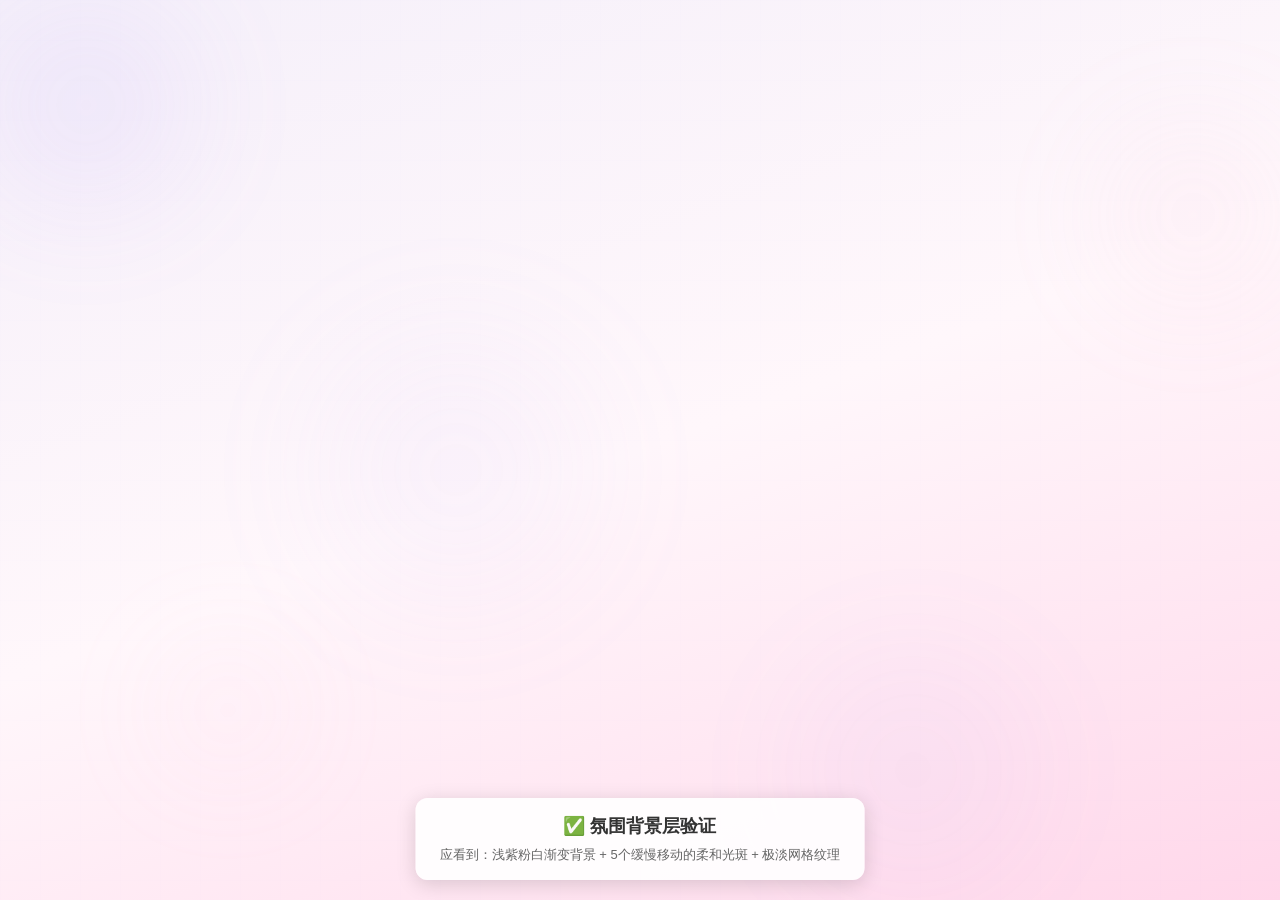
<file: test-atmosphere.html>
<!DOCTYPE html>
<html>
<head>
  <meta charset="UTF-8">
  <meta name="viewport" content="width=device-width, initial-scale=1.0">
  <title>氛围背景层测试</title>
  <style>
    * { margin: 0; padding: 0; box-sizing: border-box; }
    html, body { 
      height: 100%;
      overflow: hidden;
      font-family: -apple-system, BlinkMacSystemFont, sans-serif;
    }
  </style>
</head>
<body>
  <!-- 模拟AtmosphereBackground层 -->
  <div class="atmo-wrapper" style="
    position: fixed;
    top: 0;
    left: 0;
    width: 100%;
    height: 100%;
    z-index: 0;
    pointer-events: none;
    overflow: hidden;
    background: linear-gradient(160deg, 
      var(--bg-end, #f5f0fa) 0%, 
      var(--bg-main, #fff7fb) 50%, 
      var(--soft-purple-light, #ffd7ea) 100%
    );
  ">
    <!-- 光斑 -->
    <div class="atmo-orb atmo-orb-1" style="
      position: absolute;
      width: 300px;
      height: 300px;
      border-radius: 50%;
      filter: blur(60px);
      will-change: transform;
      opacity: 0.15;
      top: -5%;
      left: -5%;
      background: radial-gradient(circle, var(--soft-accent, #a78bfa) 0%, transparent 70%);
      animation: driftOrb1 25s ease-in-out infinite;
    "></div>
    
    <div class="atmo-orb atmo-orb-2" style="
      position: absolute;
      width: 250px;
      height: 250px;
      border-radius: 50%;
      filter: blur(60px);
      will-change: transform;
      opacity: 0.15;
      top: 10%;
      right: -3%;
      background: radial-gradient(circle, var(--soft-purple, #f6b7d2) 0%, transparent 70%);
      animation: driftOrb2 30s ease-in-out infinite;
    "></div>
    
    <div class="atmo-orb atmo-orb-3" style="
      position: absolute;
      width: 400px;
      height: 400px;
      border-radius: 50%;
      filter: blur(60px);
      will-change: transform;
      opacity: 0.1;
      top: 30%;
      left: 20%;
      background: radial-gradient(circle, var(--soft-accent-light, #c4b5fd) 0%, transparent 70%);
      animation: driftOrb3 35s ease-in-out infinite;
    "></div>
    
    <div class="atmo-orb atmo-orb-4" style="
      position: absolute;
      width: 200px;
      height: 200px;
      border-radius: 50%;
      filter: blur(60px);
      will-change: transform;
      opacity: 0.12;
      bottom: 10%;
      left: 10%;
      background: radial-gradient(circle, var(--soft-purple-light, #ffd7ea) 0%, transparent 70%);
      animation: driftOrb4 20s ease-in-out infinite;
    "></div>
    
    <div class="atmo-orb atmo-orb-5" style="
      position: absolute;
      width: 350px;
      height: 350px;
      border-radius: 50%;
      filter: blur(60px);
      will-change: transform;
      opacity: 0.08;
      bottom: -5%;
      right: 15%;
      background: radial-gradient(circle, var(--soft-accent, #a78bfa) 0%, transparent 70%);
      animation: driftOrb5 28s ease-in-out infinite;
    "></div>
    
    <!-- 网格纹理 -->
    <div class="atmo-grid" style="
      position: absolute;
      top: 0;
      left: 0;
      width: 100%;
      height: 100%;
      will-change: transform;
      opacity: 0.03;
      background-image: 
        linear-gradient(rgba(167,139,250,0.3) 1px, transparent 1px),
        linear-gradient(90deg, rgba(167,139,250,0.3) 1px, transparent 1px);
      background-size: 40px 40px;
      animation: gridFade 8s ease-in-out infinite;
    "></div>
  </div>
  
  <!-- 验证信息 -->
  <div style="
    position: fixed;
    bottom: 20px;
    left: 50%;
    transform: translateX(-50%);
    background: rgba(255,255,255,0.9);
    padding: 16px 24px;
    border-radius: 12px;
    box-shadow: 0 4px 20px rgba(0,0,0,0.15);
    z-index: 100;
    text-align: center;
    pointer-events: auto;
  ">
    <h2 style="margin: 0 0 8px 0; font-size: 18px; color: #333;">✅ 氛围背景层验证</h2>
    <p style="margin: 0; font-size: 13px; color: #666;">
      应看到：浅紫粉白渐变背景 + 5个缓慢移动的柔和光斑 + 极淡网格纹理
    </p>
  </div>
  
  <style>
    @keyframes driftOrb1 {
      0%, 100% { transform: translate(0, 0) scale(1); }
      25% { transform: translate(30px, -20px) scale(1.05); }
      50% { transform: translate(-10px, -40px) scale(1.02); }
      75% { transform: translate(-25px, -10px) scale(1.08); }
    }
    
    @keyframes driftOrb2 {
      0%, 100% { transform: translate(0, 0) scale(1); }
      25% { transform: translate(-40px, 20px) scale(1.03); }
      50% { transform: translate(15px, 35px) scale(1.06); }
      75% { transform: translate(30px, -15px) scale(1.04); }
    }
    
    @keyframes driftOrb3 {
      0%, 100% { transform: translate(0, 0) scale(1); }
      25% { transform: translate(20px, -30px) scale(1.04); }
      50% { transform: translate(-25px, -15px) scale(1.02); }
      75% { transform: translate(10px, 20px) scale(1.06); }
    }
    
    @keyframes driftOrb4 {
      0%, 100% { transform: translate(0, 0) scale(1); }
      25% { transform: translate(-20px, 15px) scale(1.03); }
      50% { transform: translate(15px, -25px) scale(1.05); }
      75% { transform: translate(25px, 10px) scale(1.02); }
    }
    
    @keyframes driftOrb5 {
      0%, 100% { transform: translate(0, 0) scale(1); }
      25% { transform: translate(35px, -20px) scale(1.02); }
      50% { transform: translate(-15px, 30px) scale(1.06); }
      75% { transform: translate(-30px, -10px) scale(1.04); }
    }
    
    @keyframes gridFade {
      0%, 100% { opacity: 0.03; }
      50% { opacity: 0.06; }
    }
  </style>
</body>
</html>
</file>
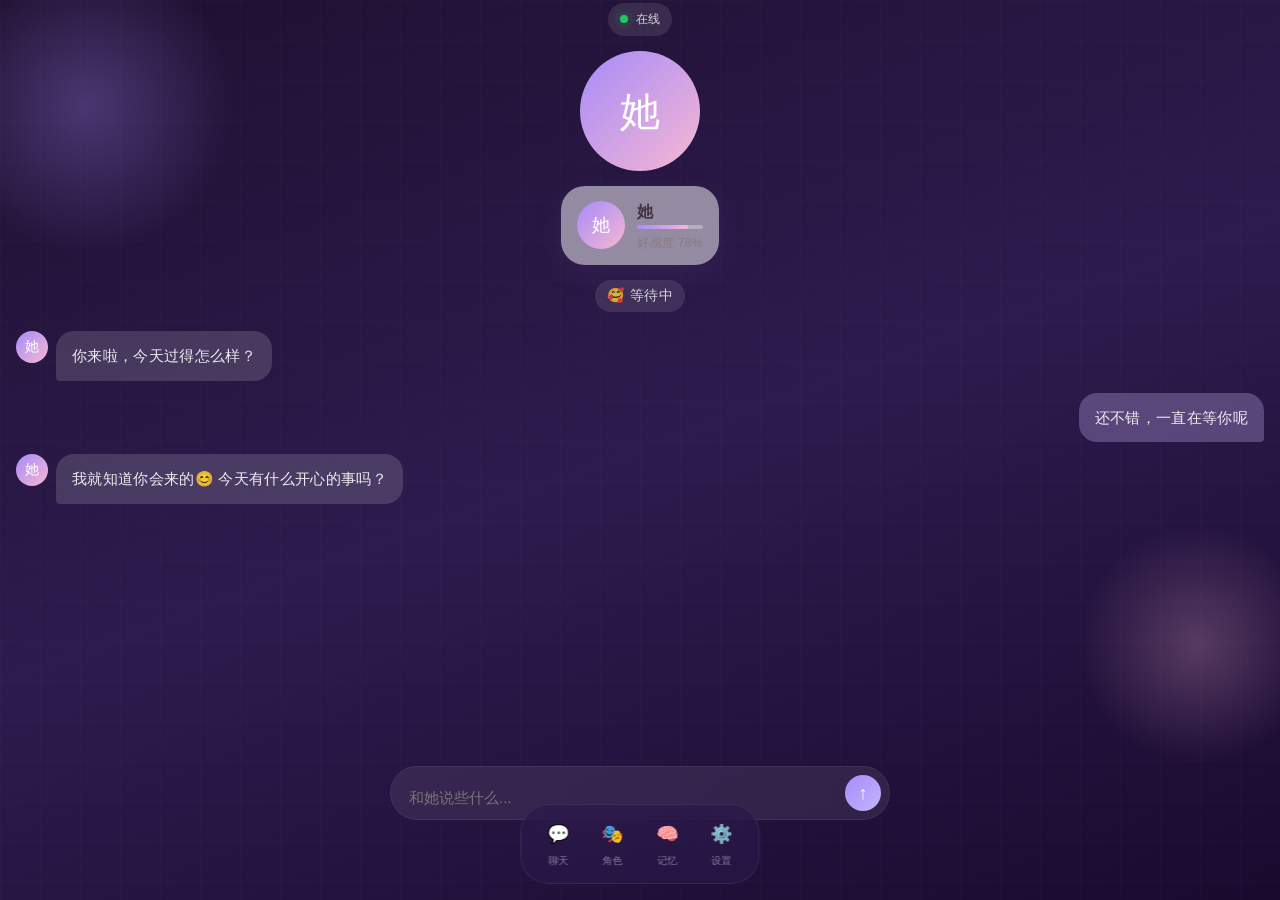
<file: test-chatroom2.html>
<!DOCTYPE html>
<html lang="zh-CN"><head><meta charset="UTF-8"><meta name="viewport" content="width=device-width,initial-scale=1,maximum-scale=1,user-scalable=no"><title>ChatRoom Test</title>
<link rel="stylesheet" href="src/styles/tokens.css">
<link rel="stylesheet" href="src/styles/immersive-rp.css">
<link rel="stylesheet" href="src/components/layers/AtmosphereBackground.css">
<link rel="stylesheet" href="src/components/layers/CharacterHero.css">
<link rel="stylesheet" href="src/components/layers/FloatingContent.css">
<link rel="stylesheet" href="src/components/layers/MessageLayer.css">
<link rel="stylesheet" href="src/components/layers/InputDock.css">
<link rel="stylesheet" href="src/components/layers/BottomNavDock.css">
<style>
*{margin:0;padding:0;box-sizing:border-box}
body{overflow:hidden;height:100vh;background:#1a0a2e;font-family:-apple-system,sans-serif}
.chat-room-shell{position:fixed;top:0;left:0;width:100%;height:100%;overflow:hidden}
</style></head><body>
<div class="atmo-bg" style="position:fixed;inset:0;background:linear-gradient(160deg,#1e1030,#2d1b4e,#1a0a2e);z-index:0;overflow:hidden">
<div style="position:absolute;width:300px;height:300px;top:-5%;left:-5%;background:radial-gradient(circle,#a78bfa,transparent 70%);opacity:0.3;border-radius:50%"></div>
<div style="position:absolute;width:240px;height:240px;bottom:15%;right:-3%;background:radial-gradient(circle,#f6b7d2,transparent 70%);opacity:0.25;border-radius:50%"></div>
<div style="position:absolute;inset:0;background-image:linear-gradient(rgba(255,255,255,0.03) 1px,transparent 1px),linear-gradient(90deg,rgba(255,255,255,0.03) 1px,transparent 1px);background-size:40px 40px;opacity:0.5"></div>
</div>

<div class="hero" style="position:fixed;top:0;left:0;width:100%;height:35%;z-index:1;pointer-events:none;display:flex;flex-direction:column;align-items:center;justify-content:center;gap:15px;padding:20px">
<div style="display:flex;align-items:center;gap:8px;padding:6px 12px;background:rgba(255,255,255,0.1);border-radius:20px;font-size:12px;color:rgba(255,255,255,0.8)">
  <div style="width:8px;height:8px;border-radius:50%;background:#22c55e;box-shadow:0 0 8px rgba(34,197,94,0.5)"></div>
  <span>在线</span>
</div>
<div style="flex:1;display:flex;align-items:center;justify-content:center;width:100%">
  <div style="width:120px;height:120px;border-radius:50%;overflow:hidden;background:linear-gradient(135deg,#a78bfa,#f6b7d2);display:flex;align-items:center;justify-content:center;color:white;font-size:40px">她</div>
</div>
<div style="pointer-events:auto;width:calc(100%-40px);display:flex;align-items:center;gap:12px;padding:12px 16px;background:rgba(255,255,255,0.5);backdrop-filter:blur(20px);border-radius:24px;margin:0 20px;box-shadow:0 8px 30px rgba(130,100,180,0.12)">
  <div style="width:48px;height:48px;border-radius:50%;background:linear-gradient(135deg,#a78bfa,#f6b7d2);display:flex;align-items:center;justify-content:center;color:white;font-size:18px">她</div>
  <div style="flex:1"><div style="font-size:16px;font-weight:600;color:#44333d">她</div><div style="height:4px;background:rgba(255,255,255,0.3);border-radius:2px;overflow:hidden;margin-bottom:4px"><div style="height:100%;width:78%;background:linear-gradient(90deg,#a78bfa,#f6b7d2);border-radius:2px"></div></div><div style="font-size:12px;color:#8c7a84">好感度 78%</div></div>
</div>
<div style="display:flex;align-items:center;gap:6px;padding:4px 12px;background:rgba(255,255,255,0.1);border-radius:16px;font-size:14px;color:rgba(255,255,255,0.8)"><span>🥰</span><span>等待中</span></div>
</div>

<div style="position:fixed;top:35%;bottom:100px;left:0;right:0;z-index:3;overflow-y:auto;pointer-events:auto;padding:16px">
<div style="display:flex;align-items:flex-start;gap:8px;margin-bottom:12px">
  <div style="width:32px;height:32px;border-radius:50%;background:linear-gradient(135deg,#a78bfa,#f6b7d2);display:flex;align-items:center;justify-content:center;font-size:14px;color:white;flex-shrink:0">她</div>
  <div style="background:rgba(255,255,255,0.15);backdrop-filter:blur(18px);border-radius:18px 18px 18px 4px;padding:12px 16px;max-width:80%;font-size:15px;color:rgba(255,255,255,0.9)">你来啦，今天过得怎么样？</div>
</div>
<div style="display:flex;justify-content:flex-end;margin-bottom:12px">
  <div style="background:rgba(180,160,220,0.35);backdrop-filter:blur(18px);border-radius:18px 18px 4px 18px;padding:12px 16px;max-width:80%;font-size:15px;color:rgba(255,255,255,0.9)">还不错，一直在等你呢</div>
</div>
<div style="display:flex;align-items:flex-start;gap:8px;margin-bottom:12px">
  <div style="width:32px;height:32px;border-radius:50%;background:linear-gradient(135deg,#a78bfa,#f6b7d2);display:flex;align-items:center;justify-content:center;font-size:14px;color:white;flex-shrink:0">她</div>
  <div style="background:rgba(255,255,255,0.15);backdrop-filter:blur(18px);border-radius:18px 18px 18px 4px;padding:12px 16px;max-width:80%;font-size:15px;color:rgba(255,255,255,0.9)">我就知道你会来的😊 今天有什么开心的事吗？</div>
</div>
</div>

<div style="position:fixed;bottom:80px;left:50%;transform:translateX(-50%);width:90%;max-width:500px;z-index:4;background:rgba(255,255,255,0.08);backdrop-filter:blur(25px);border-radius:32px;padding:8px 8px 8px 18px;display:flex;align-items:flex-end;gap:6px;border:1px solid rgba(255,255,255,0.06)">
  <textarea style="flex:1;background:transparent;border:none;color:rgba(255,255,255,0.85);font-size:15px;line-height:1.5;resize:none;outline:none;min-height:24px;max-height:100px;font-family:inherit" placeholder="和她说些什么..." rows="1"></textarea>
  <button style="width:36px;height:36px;border-radius:50%;border:none;background:linear-gradient(135deg,#a78bfa,#c4b5fd);color:white;font-size:18px;cursor:pointer;display:flex;align-items:center;justify-content:center">↑</button>
</div>

<div style="position:fixed;bottom:16px;left:50%;transform:translateX(-50%);width:fit-content;z-index:10;background:rgba(45,27,78,0.55);backdrop-filter:blur(30px);border-radius:28px;padding:8px 12px;display:flex;gap:4px;border:1px solid rgba(255,255,255,0.08)">
  <div style="display:flex;flex-direction:column;align-items:center;gap:2px;padding:6px 14px;border-radius:16px;background:transparent"><span style="font-size:18px">💬</span><span style="font-size:10px;color:rgba(232,223,245,0.5)">聊天</span></div>
  <div style="display:flex;flex-direction:column;align-items:center;gap:2px;padding:6px 14px;border-radius:16px;background:transparent"><span style="font-size:18px">🎭</span><span style="font-size:10px;color:rgba(232,223,245,0.5)">角色</span></div>
  <div style="display:flex;flex-direction:column;align-items:center;gap:2px;padding:6px 14px;border-radius:16px;background:transparent"><span style="font-size:18px">🧠</span><span style="font-size:10px;color:rgba(232,223,245,0.5)">记忆</span></div>
  <div style="display:flex;flex-direction:column;align-items:center;gap:2px;padding:6px 14px;border-radius:16px;background:transparent"><span style="font-size:18px">⚙️</span><span style="font-size:10px;color:rgba(232,223,245,0.5)">设置</span></div>
</div>
</body></html>
</file>
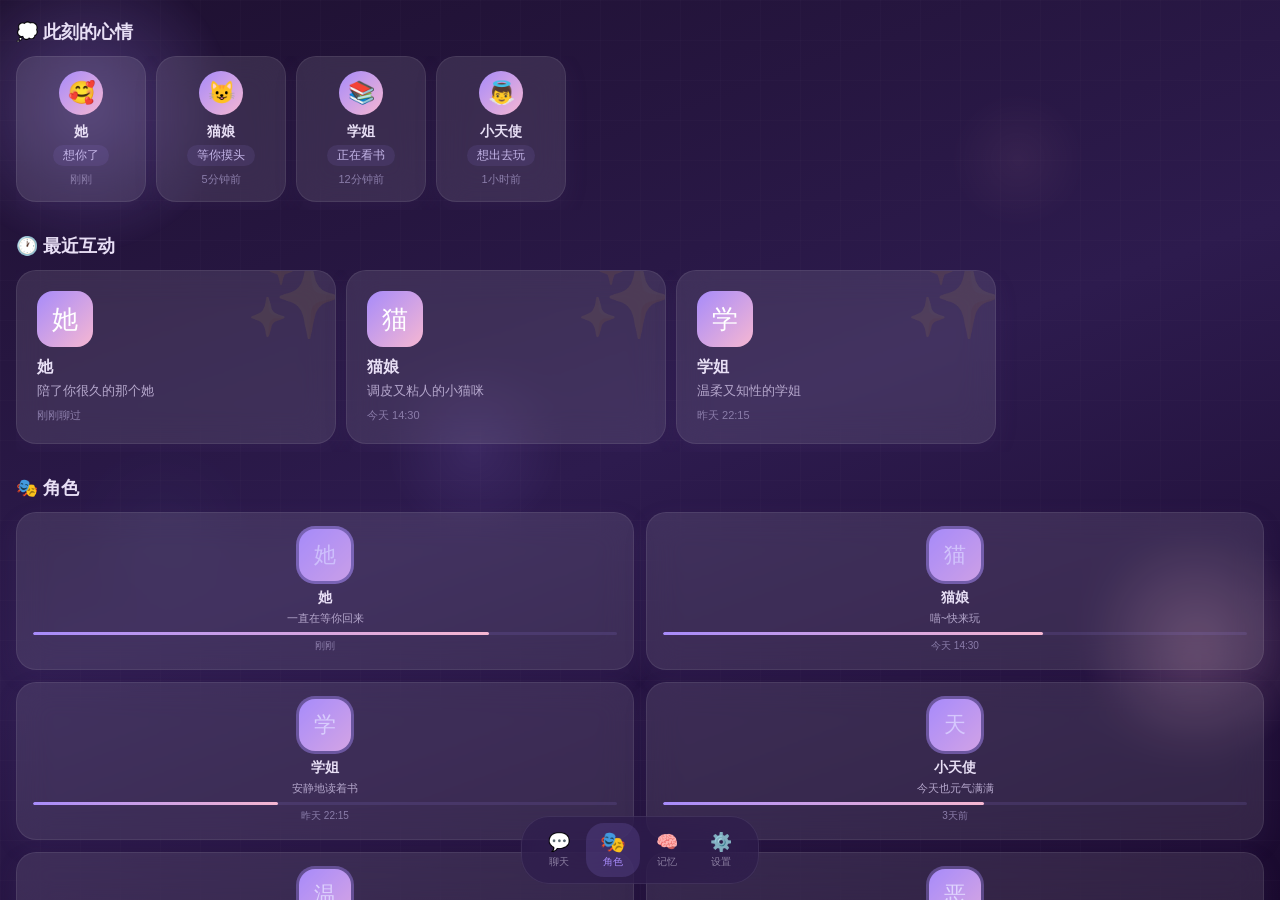
<file: test-hall.html>
<!DOCTYPE html>
<html lang="zh-CN"><head><meta charset="UTF-8"><meta name="viewport" content="width=device-width,initial-scale=1,maximum-scale=1,user-scalable=no,viewport-fit=cover"><title>角色大厅测试</title><style>
* { margin:0; padding:0; box-sizing:border-box; }
body { font-family:-apple-system,BlinkMacSystemFont,'Segoe UI',Roboto,sans-serif; background:#1a0a2e; overflow:hidden; height:100vh; }
:root {
  --bg-start:#1a0a2e; --bg-main:#2d1b4e; --bg-end:#1e1030;
  --soft-accent:#a78bfa; --soft-purple:#f6b7d2; --soft-purple-light:rgba(167,139,250,0.05);
  --glass-base:rgba(255,255,255,0.08); --glass-border:rgba(255,255,255,0.12);
  --glass-hover:rgba(255,255,255,0.14); --glass-active:rgba(255,255,255,0.2);
  --radius-sm:8px; --radius-md:16px; --radius-lg:20px; --radius-xl:28px; --radius-full:999px;
  --blur-soft:8px; --blur-medium:16px; --blur-strong:25px; --blur-heavy:40px;
}
/* ====== Atmosphere ====== */
.atmo-bg { position:fixed; inset:0; background:linear-gradient(160deg,var(--bg-end),var(--bg-main),var(--bg-start)); z-index:0; overflow:hidden; }
.atmo-spot { position:absolute; border-radius:50%; will-change:transform; pointer-events:none; }
.atmo-grid { position:absolute; inset:0; background-image:linear-gradient(rgba(255,255,255,0.03) 1px,transparent 1px),linear-gradient(90deg,rgba(255,255,255,0.03) 1px,transparent 1px); background-size:40px 40px; opacity:0.5; }
/* ====== Shell ====== */
.nh-shell { position:fixed; inset:0; overflow:hidden; }
.nh-scroll { position:absolute; inset:0; overflow-y:auto; overflow-x:hidden; padding:20px 16px 120px; z-index:1; -webkit-overflow-scrolling:touch; }
.nh-title { font-size:18px; font-weight:700; color:#e8dff5; margin:24px 0 12px; }
.nh-title:first-child { margin-top:0; }
/* ====== Horizontal Scroll ====== */
.nh-scroll-x { display:flex; gap:10px; overflow-x:auto; padding-bottom:8px; -webkit-overflow-scrolling:touch; scroll-snap-type:x mandatory; }
.nh-scroll-x::-webkit-scrollbar { height:0; }
/* ====== Mood Cards ====== */
.mood-card { flex-shrink:0; width:130px; background:rgba(255,255,255,0.1); backdrop-filter:blur(16px); -webkit-backdrop-filter:blur(16px); border-radius:20px; padding:14px 10px; box-shadow:0 8px 24px rgba(110,80,150,0.1); scroll-snap-align:start; text-align:center; transition:transform .2s; border:1px solid rgba(255,255,255,0.08); }
.mood-card:active { transform:scale(0.96); }
.mood-avatar { width:44px; height:44px; border-radius:50%; background:linear-gradient(135deg,#a78bfa,#f6b7d2); display:flex; align-items:center; justify-content:center; margin:0 auto 8px; font-size:22px; color:white; }
.mood-name { font-size:14px; font-weight:600; color:#e8dff5; margin-bottom:4px; }
.mood-bubble { font-size:12px; color:#c4b5e8; background:rgba(167,139,250,0.1); border-radius:12px; padding:2px 10px; display:inline-block; }
.mood-time { font-size:11px; color:#8b7daa; margin-top:6px; }
/* ====== Recent Cards ====== */
.recent-card { flex-shrink:0; width:80vw; max-width:320px; background:rgba(255,255,255,0.1); backdrop-filter:blur(16px); -webkit-backdrop-filter:blur(16px); border-radius:20px; padding:20px; box-shadow:0 8px 24px rgba(110,80,150,0.1); scroll-snap-align:start; position:relative; overflow:hidden; transition:transform .2s; border:1px solid rgba(255,255,255,0.08); }
.recent-card:active { transform:scale(0.96); }
.recent-bg-icon { position:absolute; top:-20px; right:-10px; font-size:80px; opacity:0.08; pointer-events:none; }
.recent-avatar { width:56px; height:56px; border-radius:16px; background:linear-gradient(135deg,#a78bfa,#f6b7d2); display:flex; align-items:center; justify-content:center; font-size:26px; color:white; margin-bottom:10px; }
.recent-name { font-size:16px; font-weight:600; color:#e8dff5; margin-bottom:4px; }
.recent-desc { font-size:13px; color:#b5a7cc; margin-bottom:8px; line-height:1.4; }
.recent-time { font-size:11px; color:#8b7daa; }
/* ====== Grid Cards ====== */
.nh-grid { display:grid; grid-template-columns:1fr 1fr; gap:12px; }
.char-card { background:rgba(255,255,255,0.1); backdrop-filter:blur(16px); -webkit-backdrop-filter:blur(16px); border-radius:20px; padding:16px; box-shadow:0 8px 24px rgba(110,80,150,0.1); text-align:center; transition:transform .2s; cursor:pointer; border:1px solid rgba(255,255,255,0.08); }
.char-card:active { transform:scale(0.96); }
.char-card-avatar { width:52px; height:52px; border-radius:16px; background:linear-gradient(135deg,#a78bfa,#f6b7d2); display:flex; align-items:center; justify-content:center; font-size:22px; color:white; margin:0 auto 8px; position:relative; }
.char-card-halo { position:absolute; inset:-3px; border-radius:19px; background:#a78bfa; opacity:0.2; }
.char-card-name { font-size:14px; font-weight:600; color:#e8dff5; margin-bottom:4px; }
.char-card-desc { font-size:11px; color:#b5a7cc; margin-bottom:6px; overflow:hidden; text-overflow:ellipsis; white-space:nowrap; }
.char-card-bar { height:3px; background:rgba(167,139,250,0.12); border-radius:2px; margin-bottom:4px; overflow:hidden; }
.char-card-fill { height:100%; background:linear-gradient(90deg,#a78bfa,#f6b7d2); border-radius:2px; }
.char-card-time { font-size:10px; color:#8b7daa; }
/* ====== BottomNavDock ====== */
.bnav-shell { position:fixed; bottom:16px; left:50%; transform:translateX(-50%); width:fit-content; background:rgba(45,27,78,0.55); backdrop-filter:blur(30px); -webkit-backdrop-filter:blur(30px); border-radius:28px; padding:8px 12px; display:flex; gap:4px; z-index:10; border:1px solid rgba(255,255,255,0.08); }
.bnav-item { position:relative; display:flex; flex-direction:column; align-items:center; gap:2px; padding:6px 14px; border-radius:16px; border:none; background:transparent; cursor:pointer; transition:all .25s; }
.bnav-icon { font-size:18px; transition:transform .25s; }
.bnav-label { font-size:10px; font-weight:500; color:rgba(232,223,245,0.5); transition:color .25s; }
.bnav-item.active .bnav-icon { transform:scale(1.15); }
.bnav-item.active .bnav-label { color:#a78bfa; }
.bnav-item.active::before { content:''; position:absolute; inset:-2px; border-radius:18px; background:rgba(167,139,250,0.15); animation:bnav-halo 2s infinite; }
@keyframes bnav-halo { 0%,100%{opacity:0.4;transform:scale(1)} 50%{opacity:0.8;transform:scale(1.05)} }
</style></head><body>
<div class="atmo-bg">
  <div class="atmo-spot" style="width:300px;height:300px;top:-5%;left:-5%;background:radial-gradient(circle,var(--soft-accent),transparent 70%);opacity:0.3;animation:drift1 16s infinite alternate"></div>
  <div class="atmo-spot" style="width:240px;height:240px;bottom:15%;right:-3%;background:radial-gradient(circle,var(--soft-purple),transparent 70%);opacity:0.25;animation:drift2 20s infinite alternate"></div>
  <div class="atmo-spot" style="width:180px;height:180px;top:40%;left:30%;background:radial-gradient(circle,var(--soft-accent),transparent 70%);opacity:0.12;animation:drift3 12s infinite alternate"></div>
  <div class="atmo-spot" style="width:140px;height:140px;top:10%;right:15%;background:radial-gradient(circle,rgba(255,182,200,0.3),transparent 70%);opacity:0.2;animation:drift4 18s infinite alternate"></div>
  <div class="atmo-spot" style="width:200px;height:200px;bottom:30%;left:5%;background:radial-gradient(circle,rgba(130,180,255,0.2),transparent 70%);opacity:0.15;animation:drift5 22s infinite alternate"></div>
  <div class="atmo-grid"></div>
</div>
<div class="nh-shell"><div class="nh-scroll">
<h2 class="nh-title">💭 此刻的心情</h2>
<div class="nh-scroll-x">
  <div class="mood-card"><div class="mood-avatar">🥰</div><div class="mood-name">她</div><div class="mood-bubble">想你了</div><div class="mood-time">刚刚</div></div>
  <div class="mood-card"><div class="mood-avatar">😺</div><div class="mood-name">猫娘</div><div class="mood-bubble">等你摸头</div><div class="mood-time">5分钟前</div></div>
  <div class="mood-card"><div class="mood-avatar">📚</div><div class="mood-name">学姐</div><div class="mood-bubble">正在看书</div><div class="mood-time">12分钟前</div></div>
  <div class="mood-card"><div class="mood-avatar">👼</div><div class="mood-name">小天使</div><div class="mood-bubble">想出去玩</div><div class="mood-time">1小时前</div></div>
</div>
<h2 class="nh-title">🕐 最近互动</h2>
<div class="nh-scroll-x">
  <div class="recent-card"><div class="recent-bg-icon">✨</div><div class="recent-avatar">她</div><div class="recent-name">她</div><div class="recent-desc">陪了你很久的那个她</div><div class="recent-time">刚刚聊过</div></div>
  <div class="recent-card"><div class="recent-bg-icon">✨</div><div class="recent-avatar">猫</div><div class="recent-name">猫娘</div><div class="recent-desc">调皮又粘人的小猫咪</div><div class="recent-time">今天 14:30</div></div>
  <div class="recent-card"><div class="recent-bg-icon">✨</div><div class="recent-avatar">学</div><div class="recent-name">学姐</div><div class="recent-desc">温柔又知性的学姐</div><div class="recent-time">昨天 22:15</div></div>
</div>
<h2 class="nh-title">🎭 角色</h2>
<div class="nh-grid">
  <div class="char-card"><div class="char-card-avatar">她<div class="char-card-halo" style="opacity:0.56"></div></div><div class="char-card-name">她</div><div class="char-card-desc">一直在等你回来</div><div class="char-card-bar"><div class="char-card-fill" style="width:78%"></div></div><div class="char-card-time">刚刚</div></div>
  <div class="char-card"><div class="char-card-avatar">猫<div class="char-card-halo" style="opacity:0.52"></div></div><div class="char-card-name">猫娘</div><div class="char-card-desc">喵~快来玩</div><div class="char-card-bar"><div class="char-card-fill" style="width:65%"></div></div><div class="char-card-time">今天 14:30</div></div>
  <div class="char-card"><div class="char-card-avatar">学<div class="char-card-halo" style="opacity:0.44"></div></div><div class="char-card-name">学姐</div><div class="char-card-desc">安静地读着书</div><div class="char-card-bar"><div class="char-card-fill" style="width:42%"></div></div><div class="char-card-time">昨天 22:15</div></div>
  <div class="char-card"><div class="char-card-avatar">天<div class="char-card-halo" style="opacity:0.48"></div></div><div class="char-card-name">小天使</div><div class="char-card-desc">今天也元气满满</div><div class="char-card-bar"><div class="char-card-fill" style="width:55%"></div></div><div class="char-card-time">3天前</div></div>
  <div class="char-card"><div class="char-card-avatar">温<div class="char-card-halo" style="opacity:0.4"></div></div><div class="char-card-name">温柔姐姐</div><div class="char-card-desc">会照顾人的姐姐</div><div class="char-card-bar"><div class="char-card-fill" style="width:30%"></div></div><div class="char-card-time">上周</div></div>
  <div class="char-card"><div class="char-card-avatar">恶<div class="char-card-halo" style="opacity:0.37"></div></div><div class="char-card-name">小恶魔</div><div class="char-card-desc">今天想怎么捉弄你呢</div><div class="char-card-bar"><div class="char-card-fill" style="width:20%"></div></div><div class="char-card-time">5月10日</div></div>
  </div></div></div>
<div class="bnav-shell">
  <div class="bnav-item"><span class="bnav-icon">💬</span><span class="bnav-label">聊天</span></div>
  <div class="bnav-item active"><span class="bnav-icon">🎭</span><span class="bnav-label">角色</span></div>
  <div class="bnav-item"><span class="bnav-icon">🧠</span><span class="bnav-label">记忆</span></div>
  <div class="bnav-item"><span class="bnav-icon">⚙️</span><span class="bnav-label">设置</span></div>
</div>
<script>
@keyframes drift1 { 0%{transform:translate(0,0) scale(1)} 100%{transform:translate(40px,30px) scale(1.15)} }
@keyframes drift2 { 0%{transform:translate(0,0) scale(1)} 100%{transform:translate(-30px,-20px) scale(1.1)} }
@keyframes drift3 { 0%{transform:translate(0,0) scale(1)} 100%{transform:translate(25px,-35px) scale(0.9)} }
@keyframes drift4 { 0%{transform:translate(0,0) scale(1)} 100%{transform:translate(-20px,25px) scale(1.2)} }
@keyframes drift5 { 0%{transform:translate(0,0) scale(1)} 100%{transform:translate(15px,-15px) scale(0.95)} }
</script>
</body></html>
</file>
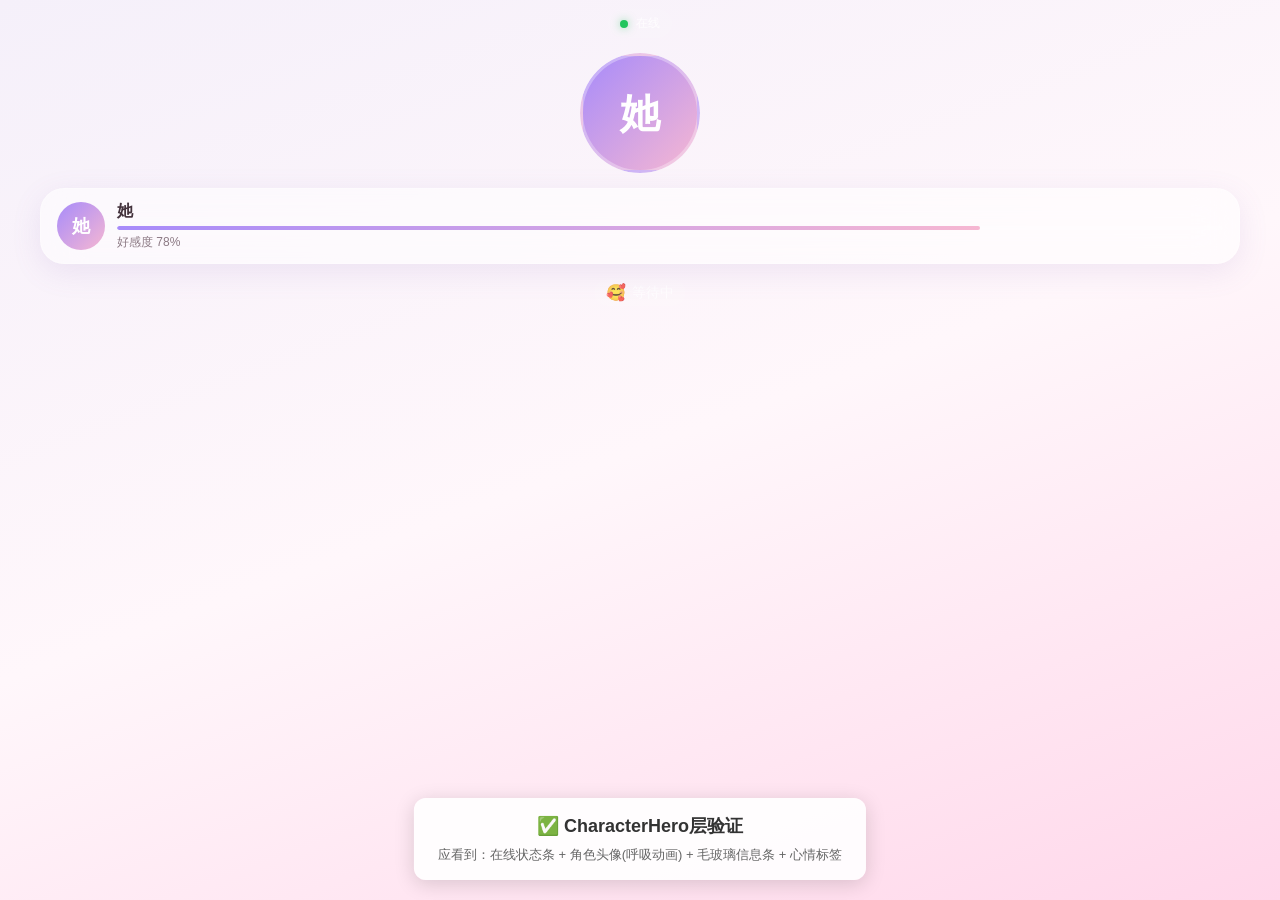
<file: test-hero.html>
<!DOCTYPE html>
<html>
<head>
  <meta charset="UTF-8">
  <meta name="viewport" content="width=device-width, initial-scale=1.0">
  <title>CharacterHero 测试</title>
  <style>
    * { margin: 0; padding: 0; box-sizing: border-box; }
    html, body { 
      height: 100%;
      overflow: hidden;
      font-family: -apple-system, BlinkMacSystemFont, sans-serif;
      background: linear-gradient(160deg, #f5f0fa 0%, #fff7fb 50%, #ffd7ea 100%);
    }
  </style>
</head>
<body>
  <!-- CharacterHero层模拟 -->
  <div class="hero" style="
    position: fixed;
    top: 0;
    left: 0;
    width: 100%;
    height: 35%;
    z-index: 1;
    pointer-events: none;
    background: transparent;
    display: flex;
    flex-direction: column;
    align-items: center;
    justify-content: center;
    padding: 20px;
    gap: 15px;
  ">
    <!-- 在线状态指示条 -->
    <div style="display:flex;align-items:center;gap:8px;padding:6px 12px;background:rgba(255,255,255,0.1);border-radius:20px;font-size:12px;color:rgba(255,255,255,0.8);">
      <div style="width:8px;height:8px;border-radius:50%;background:#22c55e;box-shadow:0 0 8px rgba(34,197,94,0.5);animation:pulse 2s ease-in-out infinite;"></div>
      <span>在线</span>
    </div>
    
    <!-- 角色半身图 -->
    <div style="flex:1;display:flex;align-items:center;justify-content:center;width:100%;">
      <div style="width:120px;height:120px;border-radius:50%;overflow:hidden;animation:breathe 3s ease-in-out infinite;">
        <div style="width:100%;height:100%;border-radius:50%;background:linear-gradient(135deg, #a78bfa, #f6b7d2);display:flex;align-items:center;justify-content:center;color:white;font-size:40px;font-weight:600;border:3px solid rgba(255,255,255,0.3);box-shadow:0 4px 20px rgba(130,100,180,0.2);">
          她
        </div>
      </div>
    </div>
    
    <!-- 毛玻璃横条 -->
    <div style="pointer-events:auto;width:calc(100% - 40px);display:flex;align-items:center;gap:12px;padding:12px 16px;background:rgba(255,255,255,0.5);backdrop-filter:blur(20px);border-radius:24px;margin:0 20px;box-shadow:0 8px 30px rgba(130,100,180,0.12);border:1px solid rgba(255,255,255,0.3);">
      <div style="width:48px;height:48px;border-radius:50%;background:linear-gradient(135deg, #a78bfa, #f6b7d2);display:flex;align-items:center;justify-content:center;color:white;font-size:18px;font-weight:600;flex-shrink:0;">
        她
      </div>
      <div style="flex:1;min-width:0;">
        <div style="font-size:16px;font-weight:600;color:#44333d;margin-bottom:4px;">她</div>
        <div style="height:4px;background:rgba(255,255,255,0.3);border-radius:2px;margin-bottom:4px;overflow:hidden;">
          <div style="height:100%;width:78%;background:linear-gradient(90deg, #a78bfa, #f6b7d2);border-radius:2px;"></div>
        </div>
        <div style="font-size:12px;color:#8c7a84;">好感度 78%</div>
      </div>
    </div>
    
    <!-- 心情标签 -->
    <div style="display:flex;align-items:center;gap:6px;padding:4px 12px;background:rgba(255,255,255,0.1);border-radius:16px;font-size:14px;color:rgba(255,255,255,0.8);">
      <span style="font-size:16px;">🥰</span>
      <span>等待中</span>
    </div>
  </div>
  
  <!-- 验证信息 -->
  <div style="
    position: fixed;
    bottom: 20px;
    left: 50%;
    transform: translateX(-50%);
    background: rgba(255,255,255,0.9);
    padding: 16px 24px;
    border-radius: 12px;
    box-shadow: 0 4px 20px rgba(0,0,0,0.15);
    z-index: 100;
    text-align: center;
  ">
    <h2 style="margin: 0 0 8px 0; font-size: 18px; color: #333;">✅ CharacterHero层验证</h2>
    <p style="margin: 0; font-size: 13px; color: #666;">
      应看到：在线状态条 + 角色头像(呼吸动画) + 毛玻璃信息条 + 心情标签
    </p>
  </div>
  
  <style>
    @keyframes breathe {
      0%, 100% { transform: scale(1); }
      50% { transform: scale(1.02); }
    }
    @keyframes pulse {
      0%, 100% { box-shadow: 0 0 0 0 rgba(34,197,94,0.5); }
      50% { box-shadow: 0 0 0 6px rgba(34,197,94,0); }
    }
  </style>
</body>
</html>
</file>
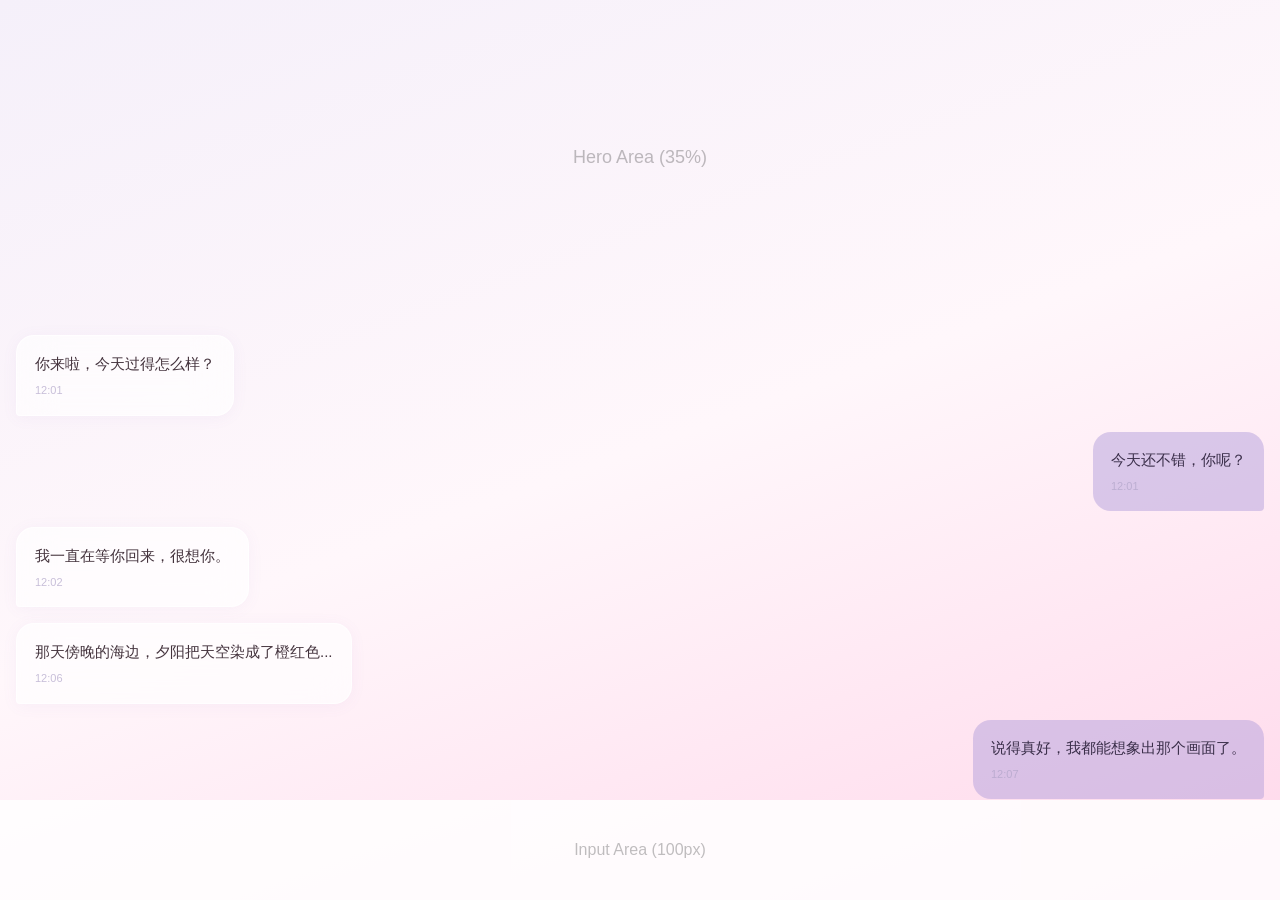
<file: test-messages.html>
<!DOCTYPE html>
<html><head>
<meta charset="UTF-8"><meta name="viewport" content="width=device-width,initial-scale=1.0">
<title>MessageLayer Test</title>
<style>
*{margin:0;padding:0;box-sizing:border-box}
html,body{height:100%;overflow:hidden;font-family:-apple-system,sans-serif}
body{background:linear-gradient(160deg,#f5f0fa,#fff7fb 50%,#ffd7ea)}
.hz{position:fixed;top:0;left:0;right:0;height:35%;display:flex;align-items:center;justify-content:center;z-index:2;color:rgba(0,0,0,.25);font-size:18px}
.iz{position:fixed;bottom:0;left:0;right:0;height:100px;display:flex;align-items:center;justify-content:center;z-index:5;background:rgba(255,255,255,.85);color:rgba(0,0,0,.25)}
.sc{position:fixed;top:35%;bottom:100px;left:0;right:0;z-index:3;overflow-y:auto;padding:20px 16px 40px;pointer-events:auto;background:transparent;-webkit-overflow-scrolling:touch}
.mr{display:flex;gap:8px;margin-bottom:16px}
.mru{justify-content:flex-end}
.bub{max-width:85%;padding:14px 18px;line-height:1.8;font-size:15px;word-break:break-word}
.bubAI{background:rgba(255,255,255,.65);backdrop-filter:blur(18px);border:1px solid rgba(255,255,255,.7);border-radius:18px 18px 18px 4px;box-shadow:0 2px 16px rgba(130,100,180,.06);color:#44333d}
.bubU{background:rgba(180,160,220,.5);border-radius:18px 18px 4px 18px;color:#3b2f4a}
.tm{font-size:11px;color:#b0a4c8;margin-top:4px;display:block;opacity:.7}
.sc::-webkit-scrollbar{width:3px}
.sc::-webkit-scrollbar-track{background:transparent}
.sc::-webkit-scrollbar-thumb{background:rgba(167,139,250,.2);border-radius:2px}
</style></head>
<body>
<div class="hz">Hero Area (35%)</div><div class="iz">Input Area (100px)</div>
<div class="sc">
<div class="mr"><div class="bub bubAI">你来啦，今天过得怎么样？<span class="tm">12:01</span></div></div>
<div class="mr mru"><div class="bub bubU">今天还不错，你呢？<span class="tm">12:01</span></div></div>
<div class="mr"><div class="bub bubAI">我一直在等你回来，很想你。<span class="tm">12:02</span></div></div>
<div class="mr"><div class="bub bubAI">那天傍晚的海边，夕阳把天空染成了橙红色...<span class="tm">12:06</span></div></div>
<div class="mr mru"><div class="bub bubU">说得真好，我都能想象出那个画面了。<span class="tm">12:07</span></div></div>
<div class="mr"><div class="bub bubAI">如果你在就好了，我们可以一起在沙滩上散步，踩踩水，吹吹风。<span class="tm">12:08</span></div></div>
<div class="mr"><div class="bub bubAI">以后一定要一起去。说好了。<span class="tm">12:09</span></div></div>
<div class="mr mru"><div class="bub bubU">嗯，说好了！😊<span class="tm">12:10</span></div></div>
<div class="mr"><div class="bub bubAI">你知道吗？每次和你聊天，时间过得特别快。<span class="tm">12:15</span></div></div>
<div class="mr mru"><div class="bub bubU">我也是，和你聊天是最开心的事。<span class="tm">12:16</span></div></div>
<div class="mr"><div class="bub bubAI">以后也要常来陪我好吗？<span class="tm">12:17</span></div></div>
<div style="height:30px"></div></div>
</body></html>
</file>
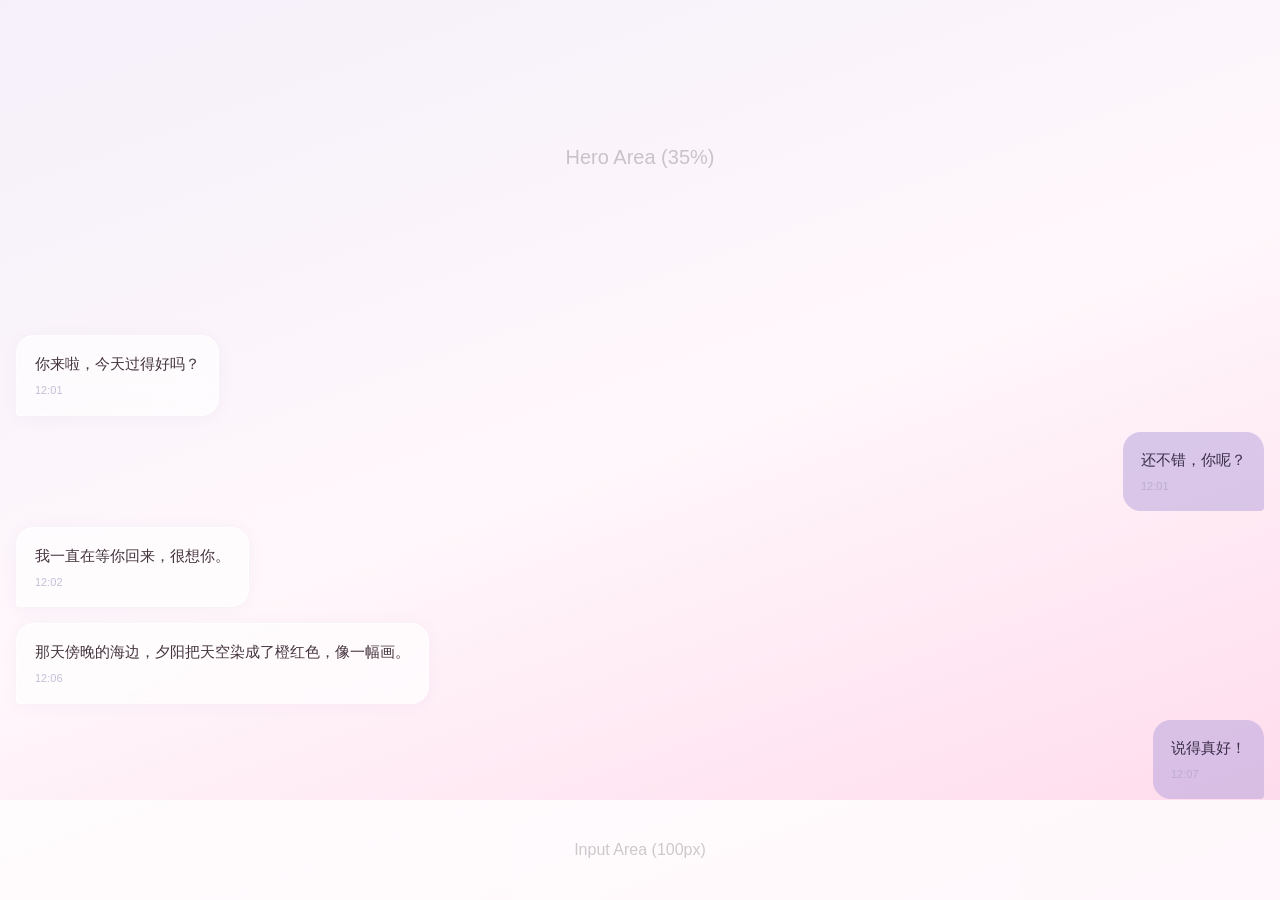
<file: test-msg.html>
<!DOCTYPE html>
<html>
<head>
<meta charset="UTF-8">
<meta name="viewport" content="width=device-width,initial-scale=1.0">
<title>Message Test</title>
<style>
*{margin:0;padding:0;box-sizing:border-box}
html,body{height:100%;overflow:hidden;font-family:sans-serif;background:linear-gradient(160deg,#f5f0fa,#fff7fb 50%,#ffd7ea)}
.scroll{position:fixed;top:35%;bottom:100px;left:0;right:0;z-index:3;overflow-y:auto;padding:20px 16px;background:transparent}
.row{display:flex;margin-bottom:16px}
.row.user{justify-content:flex-end}
.msg{max-width:85%;padding:14px 18px;line-height:1.8;font-size:15px}
.msg.ai{background:rgba(255,255,255,.65);backdrop-filter:blur(18px);border:1px solid rgba(255,255,255,.7);border-radius:18px 18px 18px 4px;box-shadow:0 2px 16px rgba(130,100,180,.06);color:#44333d}
.msg.user{background:rgba(180,160,220,.5);border-radius:18px 18px 4px 18px;color:#3b2f4a}
.time{font-size:11px;color:#b0a4c8;display:block;margin-top:4px;opacity:.7}
.hero{position:fixed;top:0;left:0;right:0;height:35%;display:flex;align-items:center;justify-content:center;z-index:2;color:rgba(0,0,0,.2);font-size:20px}
.input{position:fixed;bottom:0;left:0;right:0;height:100px;display:flex;align-items:center;justify-content:center;z-index:5;background:rgba(255,255,255,.8);color:rgba(0,0,0,.2)}
.scroll::-webkit-scrollbar{width:3px}
.scroll::-webkit-scrollbar-thumb{background:rgba(167,139,250,.2);border-radius:2px}
</style>
</head>
<body>
<div class="hero">Hero Area (35%)</div>
<div class="input">Input Area (100px)</div>
<div class="scroll">
<div class="row"><div class="msg ai">你来啦，今天过得好吗？<span class="time">12:01</span></div></div>
<div class="row user"><div class="msg user">还不错，你呢？<span class="time">12:01</span></div></div>
<div class="row"><div class="msg ai">我一直在等你回来，很想你。<span class="time">12:02</span></div></div>
<div class="row"><div class="msg ai">那天傍晚的海边，夕阳把天空染成了橙红色，像一幅画。<span class="time">12:06</span></div></div>
<div class="row user"><div class="msg user">说得真好！<span class="time">12:07</span></div></div>
<div class="row"><div class="msg ai">如果你在就好了，我们可以一起在沙滩上散步。<span class="time">12:08</span></div></div>
<div class="row"><div class="msg ai">以后一定要一起去。说好了。<span class="time">12:09</span></div></div>
<div class="row user"><div class="msg user">嗯，说好了！😊<span class="time">12:10</span></div></div>
<div class="row"><div class="msg ai">你知道吗？每次和你聊天，时间过得特别快。<span class="time">12:15</span></div></div>
<div class="row user"><div class="msg user">我也是，和你聊天最开心。<span class="time">12:16</span></div></div>
<div style="height:40px"></div>
</div>
</body>
</html>
</file>
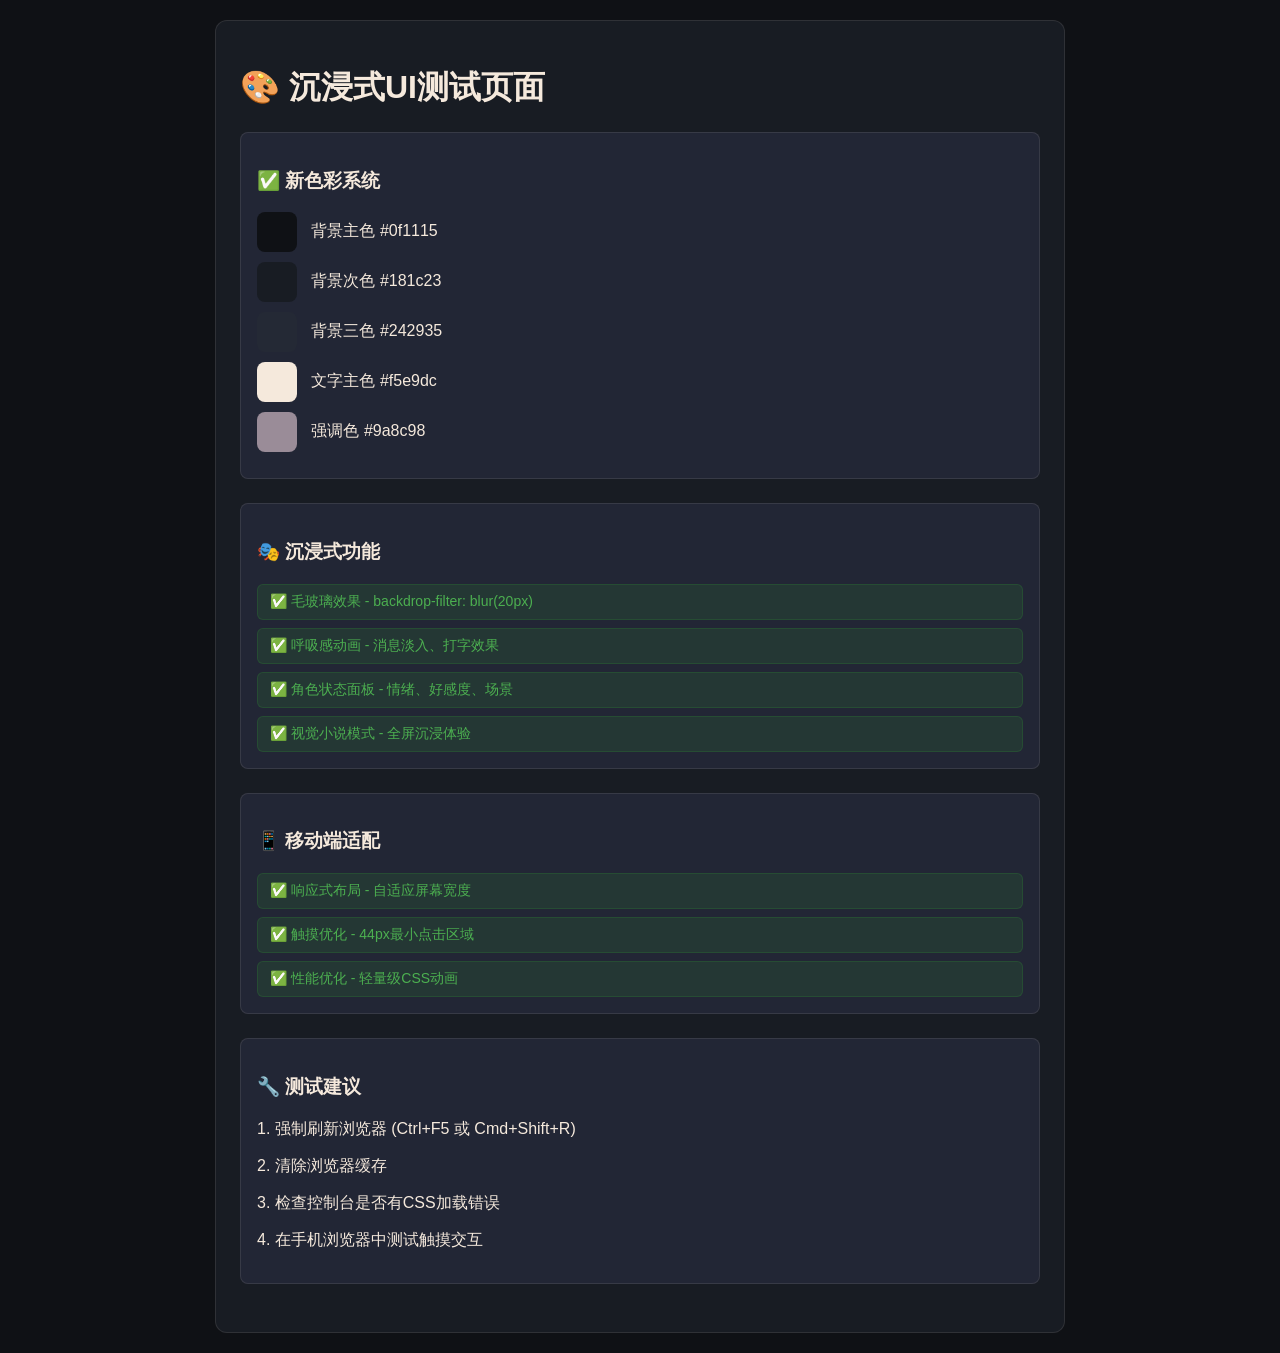
<file: test_immersive.html>
<!DOCTYPE html>
<html lang="zh-CN">
<head>
    <meta charset="UTF-8">
    <meta name="viewport" content="width=device-width, initial-scale=1.0">
    <title>沉浸式UI测试</title>
    <style>
        body {
            font-family: -apple-system, BlinkMacSystemFont, 'Segoe UI', sans-serif;
            margin: 0;
            padding: 20px;
            background: #0f1115;
            color: #f5e9dc;
        }
        .container {
            max-width: 800px;
            margin: 0 auto;
            background: #181c23;
            border-radius: 12px;
            padding: 24px;
            border: 1px solid rgba(245, 233, 220, 0.1);
        }
        .section {
            margin-bottom: 24px;
            padding: 16px;
            background: rgba(43, 45, 66, 0.6);
            border-radius: 8px;
            border: 1px solid rgba(245, 233, 220, 0.1);
        }
        .color-sample {
            display: inline-block;
            width: 40px;
            height: 40px;
            border-radius: 8px;
            margin-right: 10px;
            vertical-align: middle;
        }
        .status {
            padding: 8px 12px;
            border-radius: 6px;
            margin-top: 8px;
            font-size: 14px;
        }
        .status.success {
            background: rgba(46, 125, 50, 0.2);
            color: #4caf50;
            border: 1px solid rgba(46, 125, 50, 0.3);
        }
        .status.error {
            background: rgba(244, 67, 54, 0.2);
            color: #f44336;
            border: 1px solid rgba(244, 67, 54, 0.3);
        }
    </style>
</head>
<body>
    <div class="container">
        <h1>🎨 沉浸式UI测试页面</h1>
        
        <div class="section">
            <h3>✅ 新色彩系统</h3>
            <div style="margin-bottom: 10px;">
                <span class="color-sample" style="background: #0f1115;"></span>
                <span>背景主色 #0f1115</span>
            </div>
            <div style="margin-bottom: 10px;">
                <span class="color-sample" style="background: #181c23;"></span>
                <span>背景次色 #181c23</span>
            </div>
            <div style="margin-bottom: 10px;">
                <span class="color-sample" style="background: #242935;"></span>
                <span>背景三色 #242935</span>
            </div>
            <div style="margin-bottom: 10px;">
                <span class="color-sample" style="background: #f5e9dc;"></span>
                <span>文字主色 #f5e9dc</span>
            </div>
            <div style="margin-bottom: 10px;">
                <span class="color-sample" style="background: #9a8c98;"></span>
                <span>强调色 #9a8c98</span>
            </div>
        </div>
        
        <div class="section">
            <h3>🎭 沉浸式功能</h3>
            <div class="status success">
                ✅ 毛玻璃效果 - backdrop-filter: blur(20px)
            </div>
            <div class="status success">
                ✅ 呼吸感动画 - 消息淡入、打字效果
            </div>
            <div class="status success">
                ✅ 角色状态面板 - 情绪、好感度、场景
            </div>
            <div class="status success">
                ✅ 视觉小说模式 - 全屏沉浸体验
            </div>
        </div>
        
        <div class="section">
            <h3>📱 移动端适配</h3>
            <div class="status success">
                ✅ 响应式布局 - 自适应屏幕宽度
            </div>
            <div class="status success">
                ✅ 触摸优化 - 44px最小点击区域
            </div>
            <div class="status success">
                ✅ 性能优化 - 轻量级CSS动画
            </div>
        </div>
        
        <div class="section">
            <h3>🔧 测试建议</h3>
            <p>1. 强制刷新浏览器 (Ctrl+F5 或 Cmd+Shift+R)</p>
            <p>2. 清除浏览器缓存</p>
            <p>3. 检查控制台是否有CSS加载错误</p>
            <p>4. 在手机浏览器中测试触摸交互</p>
        </div>
    </div>
</body>
</html>
</file>
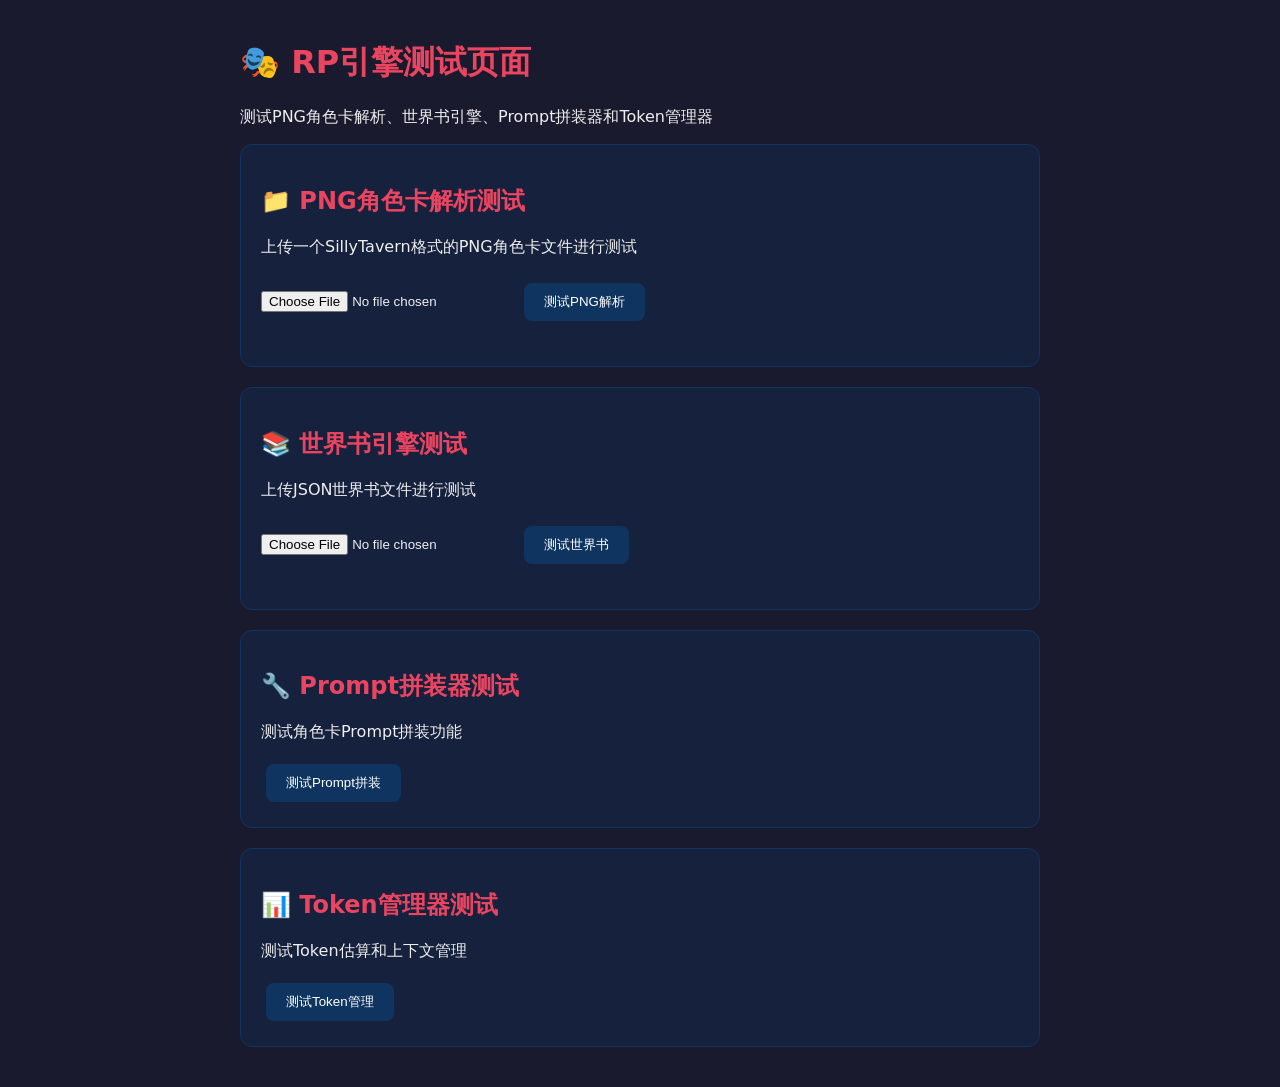
<file: test_rp_engine.html>
<!DOCTYPE html>
<html lang="zh-CN">
<head>
    <meta charset="UTF-8">
    <meta name="viewport" content="width=device-width, initial-scale=1.0">
    <title>RP引擎测试</title>
    <style>
        body {
            font-family: system-ui, -apple-system, sans-serif;
            max-width: 800px;
            margin: 0 auto;
            padding: 20px;
            background: #1a1a2e;
            color: #eee;
        }
        .test-section {
            background: #16213e;
            border-radius: 12px;
            padding: 20px;
            margin-bottom: 20px;
            border: 1px solid #0f3460;
        }
        h1, h2 {
            color: #e94560;
        }
        button {
            background: #0f3460;
            color: white;
            border: none;
            padding: 10px 20px;
            border-radius: 8px;
            cursor: pointer;
            margin: 5px;
        }
        button:hover {
            background: #e94560;
        }
        .file-input {
            margin: 20px 0;
        }
        .result {
            background: #0f3460;
            padding: 15px;
            border-radius: 8px;
            margin-top: 10px;
            white-space: pre-wrap;
            font-family: monospace;
            max-height: 300px;
            overflow-y: auto;
        }
        .success {
            color: #4ade80;
        }
        .error {
            color: #f87171;
        }
        .warning {
            color: #fbbf24;
        }
    </style>
</head>
<body>
    <h1>🎭 RP引擎测试页面</h1>
    <p>测试PNG角色卡解析、世界书引擎、Prompt拼装器和Token管理器</p>
    
    <div class="test-section">
        <h2>📁 PNG角色卡解析测试</h2>
        <p>上传一个SillyTavern格式的PNG角色卡文件进行测试</p>
        <div class="file-input">
            <input type="file" id="pngFile" accept=".png">
            <button onclick="testPngParser()">测试PNG解析</button>
        </div>
        <div id="pngResult" class="result" style="display: none;"></div>
    </div>
    
    <div class="test-section">
        <h2>📚 世界书引擎测试</h2>
        <p>上传JSON世界书文件进行测试</p>
        <div class="file-input">
            <input type="file" id="lorebookFile" accept=".json">
            <button onclick="testLorebookEngine()">测试世界书</button>
        </div>
        <div id="lorebookResult" class="result" style="display: none;"></div>
    </div>
    
    <div class="test-section">
        <h2>🔧 Prompt拼装器测试</h2>
        <p>测试角色卡Prompt拼装功能</p>
        <button onclick="testPromptAssembler()">测试Prompt拼装</button>
        <div id="promptResult" class="result" style="display: none;"></div>
    </div>
    
    <div class="test-section">
        <h2>📊 Token管理器测试</h2>
        <p>测试Token估算和上下文管理</p>
        <button onclick="testTokenManager()">测试Token管理</button>
        <div id="tokenResult" class="result" style="display: none;"></div>
    </div>
    
    <script type="module">
        // 模拟RP引擎模块
        class MockLoreBookEngine {
            importFromJSON(data) {
                return [{
                    id: 'test',
                    keys: ['test', '测试'],
                    content: '这是一个测试世界书条目',
                    constant: false,
                    priority: 10
                }];
            }
            
            trigger(text) {
                if (text.includes('test') || text.includes('测试')) {
                    return [{ id: 'test', content: '触发的世界书内容' }];
                }
                return [];
            }
            
            generateContext(text) {
                const triggered = this.trigger(text);
                return triggered.map(e => e.content).join('\n\n');
            }
            
            estimateTokens(text) {
                if (!text) return 0;
                return Math.ceil(text.length / 2);
            }
        }
        
        class MockPromptAssembler {
            constructor() {
                this.components = new Map();
            }
            
            setComponent(type, content) {
                this.components.set(type, content);
            }
            
            assemble() {
                let system = '';
                for (const [type, content] of this.components) {
                    system += `[${type}]: ${content}\n\n`;
                }
                return {
                    system,
                    messages: [
                        { role: 'user', content: '用户消息测试' },
                        { role: 'assistant', content: 'AI回复测试' }
                    ]
                };
            }
        }
        
        class MockTokenManager {
            estimateTokens(text) {
                if (!text) return 0;
                return Math.ceil(text.length / 2);
            }
            
            manageContext(context) {
                return {
                    systemPrompt: context.systemPrompt + ' [优化后]',
                    messages: context.messages.slice(-5),
                    tokenEstimate: {
                        system: this.estimateTokens(context.systemPrompt),
                        messages: context.messages.length * 10,
                        total: this.estimateTokens(context.systemPrompt) + context.messages.length * 10
                    }
                };
            }
        }
        
        // 模拟PNG解析
        async function parsePngCharacterCard(file) {
            return new Promise((resolve) => {
                setTimeout(() => {
                    resolve({
                        name: '测试角色',
                        description: '这是一个从PNG解析的测试角色',
                        personality: '友好、聪明',
                        scenario: '现代都市背景',
                        first_mes: '你好！我是测试角色。',
                        system_prompt: '你是一个测试角色扮演助手。'
                    });
                }, 500);
            });
        }
        
        // 测试函数
        window.testPngParser = async function() {
            const fileInput = document.getElementById('pngFile');
            const resultDiv = document.getElementById('pngResult');
            
            if (!fileInput.files.length) {
                resultDiv.innerHTML = '<span class="error">请先选择PNG文件</span>';
                resultDiv.style.display = 'block';
                return;
            }
            
            resultDiv.innerHTML = '正在解析PNG文件...';
            resultDiv.style.display = 'block';
            
            try {
                const character = await parsePngCharacterCard(fileInput.files[0]);
                resultDiv.innerHTML = `<span class="success">✅ PNG解析成功！</span>\n\n解析结果：\n${JSON.stringify(character, null, 2)}`;
            } catch (error) {
                resultDiv.innerHTML = `<span class="error">❌ 解析失败: ${error.message}</span>`;
            }
        };
        
        window.testLorebookEngine = async function() {
            const fileInput = document.getElementById('lorebookFile');
            const resultDiv = document.getElementById('lorebookResult');
            
            if (!fileInput.files.length) {
                resultDiv.innerHTML = '<span class="error">请先选择JSON世界书文件</span>';
                resultDiv.style.display = 'block';
                return;
            }
            
            resultDiv.innerHTML = '正在解析世界书...';
            resultDiv.style.display = 'block';
            
            try {
                const text = await fileInput.files[0].text();
                const jsonData = JSON.parse(text);
                
                const engine = new MockLoreBookEngine();
                const entries = engine.importFromJSON(jsonData);
                
                // 测试触发
                const testText = '这是一个测试消息';
                const triggered = engine.trigger(testText);
                const context = engine.generateContext(testText);
                
                resultDiv.innerHTML = `<span class="success">✅ 世界书解析成功！</span>\n\n导入条目数: ${entries.length}\n\n测试触发：\n  文本: "${testText}"\n  触发条目: ${triggered.length}\n  生成上下文: ${context || '无'}\n\n第一条目详情：\n${JSON.stringify(entries[0], null, 2)}`;
            } catch (error) {
                resultDiv.innerHTML = `<span class="error">❌ 解析失败: ${error.message}</span>`;
            }
        };
        
        window.testPromptAssembler = function() {
            const resultDiv = document.getElementById('promptResult');
            
            const assembler = new MockPromptAssembler();
            assembler.setComponent('system', '你是一个角色扮演助手');
            assembler.setComponent('character', '角色：测试角色');
            assembler.setComponent('scenario', '场景：现代都市');
            
            const assembled = assembler.assemble();
            
            resultDiv.innerHTML = `<span class="success">✅ Prompt拼装测试成功！</span>\n\n组装结果：\n系统提示长度: ${assembled.system.length} 字符\n消息数量: ${assembled.messages.length}\n\n系统提示内容：\n${assembled.system}`;
            resultDiv.style.display = 'block';
        };
        
        window.testTokenManager = function() {
            const resultDiv = document.getElementById('tokenResult');
            
            const manager = new MockTokenManager();
            const testText = '这是一个测试文本，用于估算Token数量。';
            const tokens = manager.estimateTokens(testText);
            
            const context = {
                systemPrompt: '系统提示内容',
                messages: [
                    { role: 'user', content: '用户消息1' },
                    { role: 'assistant', content: 'AI回复1' },
                    { role: 'user', content: '用户消息2' }
                ]
            };
            
            const managed = manager.manageContext(context);
            
            resultDiv.innerHTML = `<span class="success">✅ Token管理器测试成功！</span>\n\nToken估算测试：\n  文本: "${testText}"\n  估算Token: ${tokens}\n\n上下文管理测试：\n  原始消息数: ${context.messages.length}\n  优化后消息数: ${managed.messages.length}\n  Token使用估算: ${managed.tokenEstimate.total}`;
            resultDiv.style.display = 'block';
        };
    </script>
</body>
</html>
</file>
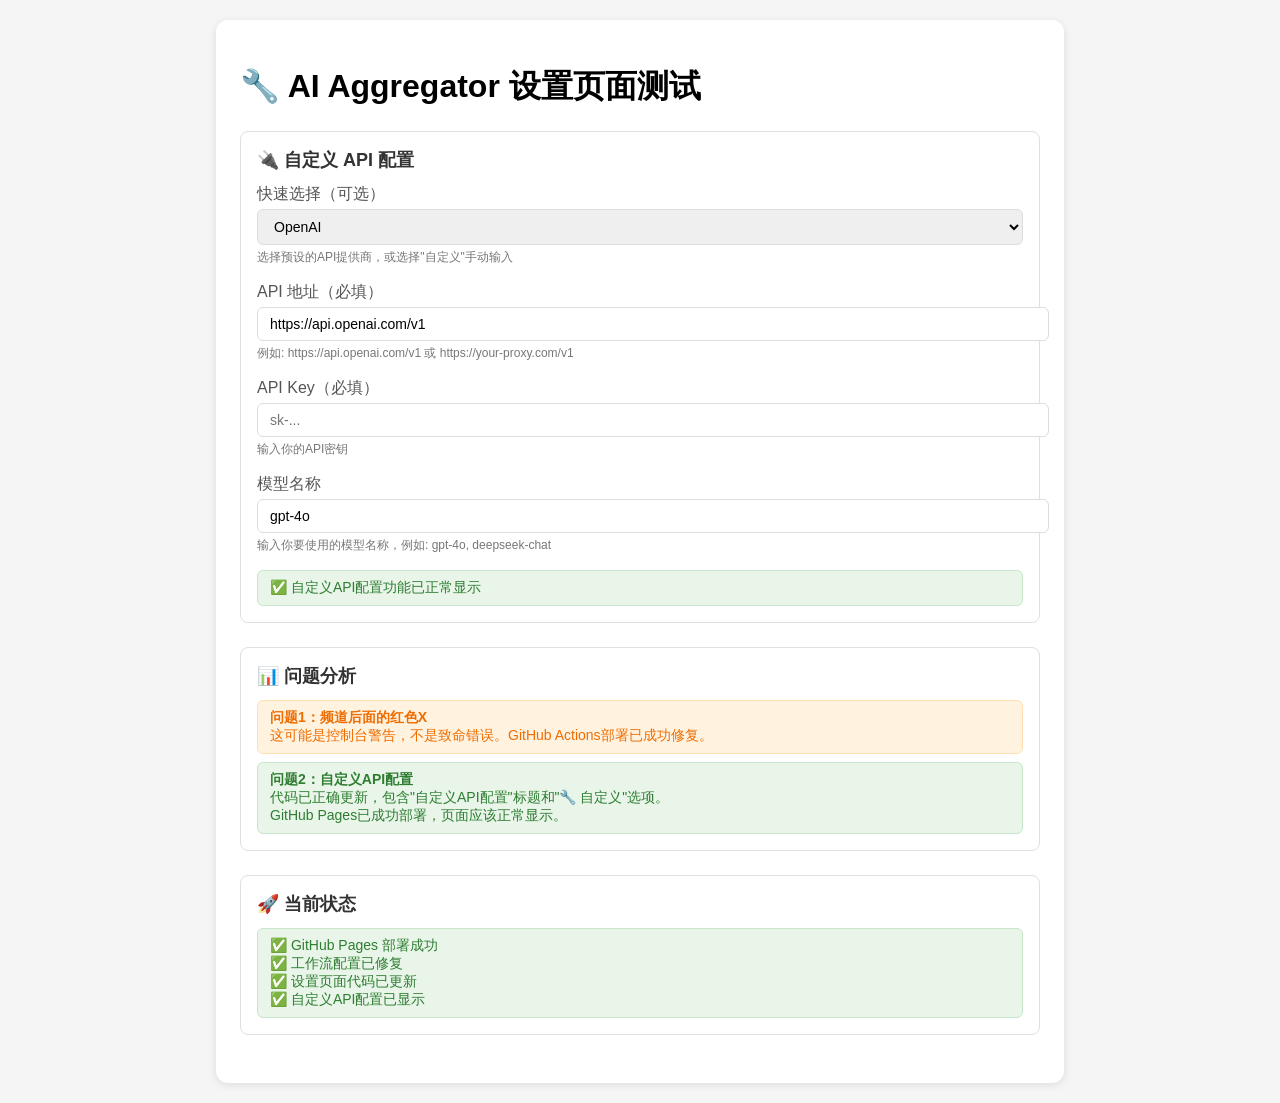
<file: test_settings.html>
<!DOCTYPE html>
<html>
<head>
    <title>AI Aggregator - 设置页面测试</title>
    <meta charset="UTF-8">
    <meta name="viewport" content="width=device-width, initial-scale=1.0">
    <style>
        body {
            font-family: -apple-system, BlinkMacSystemFont, 'Segoe UI', Roboto, sans-serif;
            margin: 0;
            padding: 20px;
            background: #f5f5f5;
        }
        .container {
            max-width: 800px;
            margin: 0 auto;
            background: white;
            border-radius: 12px;
            padding: 24px;
            box-shadow: 0 2px 8px rgba(0,0,0,0.1);
        }
        .section {
            margin-bottom: 24px;
            padding: 16px;
            border: 1px solid #e0e0e0;
            border-radius: 8px;
        }
        .section-title {
            font-size: 18px;
            font-weight: 600;
            margin-bottom: 12px;
            color: #333;
        }
        .field {
            margin-bottom: 16px;
        }
        .field label {
            display: block;
            margin-bottom: 4px;
            font-weight: 500;
            color: #555;
        }
        .field input, .field select {
            width: 100%;
            padding: 8px 12px;
            border: 1px solid #ddd;
            border-radius: 6px;
            font-size: 14px;
        }
        .field-hint {
            font-size: 12px;
            color: #777;
            margin-top: 4px;
        }
        .status {
            padding: 8px 12px;
            border-radius: 6px;
            margin-top: 8px;
            font-size: 14px;
        }
        .status.error {
            background: #ffebee;
            color: #c62828;
            border: 1px solid #ffcdd2;
        }
        .status.success {
            background: #e8f5e8;
            color: #2e7d32;
            border: 1px solid #c8e6c9;
        }
        .status.warning {
            background: #fff3e0;
            color: #ef6c00;
            border: 1px solid #ffe0b2;
        }
    </style>
</head>
<body>
    <div class="container">
        <h1>🔧 AI Aggregator 设置页面测试</h1>
        
        <div class="section">
            <div class="section-title">🔌 自定义 API 配置</div>
            
            <div class="field">
                <label>快速选择（可选）</label>
                <select>
                    <option value="openai">OpenAI</option>
                    <option value="claude">Claude</option>
                    <option value="gemini">Gemini</option>
                    <option value="deepseek">DeepSeek</option>
                    <option value="openrouter">OpenRouter</option>
                    <option value="siliconflow">SiliconFlow</option>
                    <option value="custom">🔧 自定义</option>
                </select>
                <div class="field-hint">选择预设的API提供商，或选择"自定义"手动输入</div>
            </div>
            
            <div class="field">
                <label>API 地址（必填）</label>
                <input type="text" placeholder="https://api.openai.com/v1" value="https://api.openai.com/v1">
                <div class="field-hint">例如: https://api.openai.com/v1 或 https://your-proxy.com/v1</div>
            </div>
            
            <div class="field">
                <label>API Key（必填）</label>
                <input type="password" placeholder="sk-...">
                <div class="field-hint">输入你的API密钥</div>
            </div>
            
            <div class="field">
                <label>模型名称</label>
                <input type="text" placeholder="gpt-4o, deepseek-chat, claude-3-sonnet" value="gpt-4o">
                <div class="field-hint">输入你要使用的模型名称，例如: gpt-4o, deepseek-chat</div>
            </div>
            
            <div class="status success">
                ✅ 自定义API配置功能已正常显示
            </div>
        </div>
        
        <div class="section">
            <div class="section-title">📊 问题分析</div>
            <div class="status warning">
                <strong>问题1：频道后面的红色X</strong><br>
                这可能是控制台警告，不是致命错误。GitHub Actions部署已成功修复。
            </div>
            <div class="status success">
                <strong>问题2：自定义API配置</strong><br>
                代码已正确更新，包含"自定义API配置"标题和"🔧 自定义"选项。<br>
                GitHub Pages已成功部署，页面应该正常显示。
            </div>
        </div>
        
        <div class="section">
            <div class="section-title">🚀 当前状态</div>
            <div class="status success">
                ✅ GitHub Pages 部署成功<br>
                ✅ 工作流配置已修复<br>
                ✅ 设置页面代码已更新<br>
                ✅ 自定义API配置已显示
            </div>
        </div>
    </div>
</body>
</html>
</file>
<file: src/styles/tokens.css>
/* ═══════════════════════════════════
   tokens.css — 设计令牌，禁止包含选择器
   新UI架构统一引用此处变量
   ═══════════════════════════════════ */

:root {
  /* ── 色彩系统 ── */
  --soft-purple: #f6b7d2;
  --soft-purple-light: #ffd7ea;
  --soft-accent: #a78bfa;
  --soft-accent-light: #c4b5fd;

  --bg-main: #fff7fb;
  --bg-end: #f5f0fa;
  --bg-glass: rgba(255,255,255,0.55);
  --bg-glass-strong: rgba(255,255,255,0.72);

  --text-primary: #44333d;
  --text-secondary: #8c7a84;
  --text-hint: #b0a4c8;

  --status-online: #22c55e;
  --status-idle: #f59e0b;
  --status-offline: #94a3b8;

  /* ── 毛玻璃 ── */
  --glass-bg: rgba(255,255,255,0.65);
  --glass-border: rgba(255,255,255,0.45);
  --glass-highlight: rgba(255,255,255,0.8);
  --glass-blur: blur(24px);
  --glass-blur-sm: blur(12px);
  --glass-blur-lg: blur(32px);

  /* ── 圆角 ── */
  --radius-xs: 12px;
  --radius-sm: 18px;
  --radius-md: 24px;
  --radius-lg: 32px;
  --radius-full: 999px;

  /* ── 阴影 ── */
  --shadow-soft: 0 8px 32px rgba(255,182,213,0.12);
  --shadow-md: 0 4px 20px rgba(167,139,250,0.15);
  --shadow-strong: 0 8px 40px rgba(160,120,220,0.12);

  /* ── 透明度 & 动效 ── */
  --opacity-glass: 0.65;
  --opacity-subtle: 0.08;
  --transition-smooth: 220ms cubic-bezier(0.2,0.8,0.2,1);
  --transition-bounce: 220ms cubic-bezier(0.34,1.56,0.64,1);

  /* ── 间距（统一空间系统） ── */
  --space-1: 4px;
  --space-2: 8px;
  --space-3: 12px;
  --space-4: 16px;
  --space-5: 24px;
  --space-6: 32px;
  --space-7: 48px;
  --space-8: 64px;
}
</file>
<file: src/styles/immersive-rp.css>
/* AI Aggregator - 沉浸式角色扮演 UI v1.0 
   风格：深夜陪伴 · 轻小说阅读感 · 视觉小说氛围
*/

:root {
  /* 色彩系统 - 浅色主题 */
  --bg-primary: #f8f4ff;
  --bg-secondary: #fff0f5;
  --bg-tertiary: #fdfbff;
  --bg-card: rgba(255,255,255,0.65);
  --bg-card-hover: rgba(255,255,255,0.85);
  --bg-input: rgba(255,255,255,0.65);
  
  /* 文字颜色 */
  --text-primary: #2d1b4e;
  --text-secondary: #6b5b8a;
  --text-muted: #9b8fb4;
  --text-hint: #b0a4c8;
  --text-accent: #a78bfa;
  
  /* 高亮色 - 粉紫渐变 */
  --accent-primary: #a78bfa;
  --accent-secondary: #f6b7d2;
  --accent-gradient: linear-gradient(135deg, #f6b7d2, #a78bfa);
  --accent-glow: rgba(167,139,250,0.25);
  
  /* 氛围色 */
  --glow-warm: rgba(255,200,150,0.12);
  --glow-cool: rgba(167,139,250,0.12);
  
  /* 毛玻璃 */
  --glass-bg: rgba(252,249,255,0.92);
  --glass-border: rgba(230,218,255,0.35);
  --glass-blur: 28px;
  
  /* 字体 */
  --font-sans: -apple-system, "PingFang SC", "Hiragino Sans GB", "Microsoft YaHei", sans-serif;
  --font-serif: 'Noto Serif SC', Georgia, serif;
  --font-mono: 'JetBrains Mono', 'Fira Code', monospace;
  
  /* 圆角 */
  --radius-sm: 14px;
  --radius-md: 20px;
  --radius-lg: 28px;
  --radius-xl: 32px;
  --radius-full: 9999px;
  
  /* 间距 */
  --space-xs: 6px;
  --space-sm: 12px;
  --space-md: 16px;
  --space-lg: 24px;
  --space-xl: 32px;
  --space-2xl: 64px;
  
  /* 动画 */
  --ease-smooth: cubic-bezier(0.4, 0, 0.2, 1);
  --ease-bounce: cubic-bezier(0.34, 1.56, 0.64, 1);
  --duration-fast: 200ms;
  --duration-normal: 350ms;
  --duration-slow: 500ms;
  --accent-tertiary: #c4b8d8;
  --mood-happy: #ffd6a5;
  --mood-sad: #a0c4ff;
  --mood-angry: #ffadad;
  --mood-thoughtful: #bdb2ff;
  --mood-dependent: #ffc6ff;
  --affection-low: #ffadad;
  --affection-medium: #ffd6a5;
  --affection-high: #caffbf;
  --affection-max: #fdffb6;
  --transition-fast: 200ms ease;
  --transition-normal: 350ms ease;
  --transition-slow: 500ms ease;
}

/* === 基础重置 === */
*, *::before, *::after {
  box-sizing: border-box;
  margin: 0;
  padding: 0;
}

html {
  font-size: 16px;
  scroll-behavior: smooth;
  -webkit-tap-highlight-color: transparent;
}

body {
  font-family: var(--font-sans);
  background: var(--bg-primary); color: var(--text-primary);
  color: var(--text-primary);
  line-height: 1.7;
  letter-spacing: 0.02em;
  -webkit-font-smoothing: antialiased;
  -moz-osx-font-smoothing: grayscale;
  overflow: hidden;
  overscroll-behavior: none;
}

/* === 滚动条 === */
::-webkit-scrollbar {
  width: 4px;
  height: 4px;
}
::-webkit-scrollbar-track {
  background: transparent;
}
::-webkit-scrollbar-thumb {
  background: rgba(255, 255, 255, 0.1);
  border-radius: 4px;
}
::-webkit-scrollbar-thumb:hover {
  background: rgba(255, 255, 255, 0.2);
}

/* === 选择文本 === */
::selection {
  background: rgba(139, 147, 255, 0.3);
  color: #fff;
}

/* === 焦点样式 === */
:focus-visible {
  outline: none;
  box-shadow: 0 0 0 2px var(--accent-primary);
}

/* === 主应用 === */
.app {
  width: 100vw;
  height: 100vh;
  height: 100dvh; /* 动态视口高度 */
  display: flex;
  position: relative;
  overflow: hidden;
  background: var(--bg-primary); color: var(--text-primary);
  transition: background var(--duration-slow) var(--ease-smooth);
}

/* === 背景氛围层 === */
.app::before {
  content: '';
  position: fixed;
  top: 0;
  left: 0;
  right: 0;
  bottom: 0;
  background: 
    radial-gradient(ellipse at 20% 80%, var(--glow-warm) 0%, transparent 60%),
    radial-gradient(ellipse at 80% 20%, var(--glow-cool) 0%, transparent 60%);
  pointer-events: none;
  z-index: 0;
  animation: atmosphere 30s ease-in-out infinite alternate;
}

@keyframes atmosphere {
  0% { opacity: 0.5; }
  50% { opacity: 0.8; }
  100% { opacity: 0.5; }
}

/* === 粒子系统 === */
.particles {
  position: fixed;
  top: 0;
  left: 0;
  right: 0;
  bottom: 0;
  pointer-events: none;
  z-index: 0;
  overflow: hidden;
}

.particle {
  position: absolute;
  width: 3px;
  height: 3px;
  background: var(--accent-primary);
  border-radius: 50%;
  opacity: 0;
  animation: particle-float 20s infinite ease-in-out;
}

.particle:nth-child(1) { left: 15%; top: 20%; animation-delay: 0s; animation-duration: 22s; }
.particle:nth-child(2) { left: 85%; top: 70%; animation-delay: 4s; animation-duration: 18s; }
.particle:nth-child(3) { left: 40%; top: 80%; animation-delay: 8s; animation-duration: 24s; }
.particle:nth-child(4) { left: 70%; top: 30%; animation-delay: 12s; animation-duration: 20s; }
.particle:nth-child(5) { left: 50%; top: 50%; animation-delay: 16s; animation-duration: 26s; }

@keyframes particle-float {
  0%, 100% {
    transform: translateY(0) translateX(0) scale(1);
    opacity: 0;
  }
  20% {
    opacity: 0.3;
  }
  50% {
    transform: translateY(-100px) translateX(30px) scale(1.2);
    opacity: 0.5;
  }
  80% {
    opacity: 0.2;
  }
}

/* === 主内容区域 === */
.main {
  flex: 1;
  position: relative;
  z-index: 1;
  display: flex;
  flex-direction: column;
  height: 100vh;
  height: 100dvh;
  overflow: hidden;
}

/* === 加载状态 === */
.loading-state {
  display: flex;
  flex-direction: column;
  align-items: center;
  justify-content: center;
  height: 100vh;
  gap: var(--space-md);
  color: var(--text-secondary);
}

.loading-spinner {
  width: 32px;
  height: 32px;
  border: 2px solid var(--glass-border);
  border-top-color: var(--accent-primary);
  border-radius: 50%;
  animation: spin 1s linear infinite;
}

@keyframes spin {
  to { transform: rotate(360deg); }
}

/* === 空状态 === */
.empty-state {
  display: flex;
  flex-direction: column;
  align-items: center;
  justify-content: center;
  height: 100%;
  gap: var(--space-md);
  color: var(--text-muted);
  text-align: center;
  padding: var(--space-xl);
}
.empty-state .icon {
  font-size: 64px;
  margin-bottom: var(--space-md);
  opacity: 0.6;
  animation: float-gentle 4s ease-in-out infinite;
}
@keyframes float-gentle {
  0%, 100% { transform: translateY(0); }
  50% { transform: translateY(-10px); }
}
.empty-state h3 {
  font-size: 1.25rem;
  font-weight: 500;
  color: var(--text-primary);
  letter-spacing: 0.03em;
}
.empty-state p {
  font-size: 0.875rem;
  max-width: 320px;
  line-height: 1.6;
  opacity: 0.7;
}

/* === 通知系统 === */
.notification {
  position: fixed;
  bottom: var(--space-lg);
  right: var(--space-lg);
  background: var(--glass-bg);
  backdrop-filter: blur(var(--glass-blur));
  -webkit-backdrop-filter: blur(var(--glass-blur));
  border: 1px solid var(--glass-border);
  border-radius: var(--radius-lg);
  padding: var(--space-md) var(--space-lg);
  box-shadow: 0 8px 32px rgba(0, 0, 0, 0.4);
  z-index: 1000;
  animation: notification-slide var(--duration-normal) var(--ease-smooth);
  font-size: 0.875rem;
}

.notification.success { border-left: 3px solid #4ade80; }
.notification.error { border-left: 3px solid #f87171; }
.notification.warning { border-left: 3px solid #fbbf24; }

@keyframes notification-slide {
  from {
    transform: translateY(20px);
    opacity: 0;
  }
  to {
    transform: translateY(0);
    opacity: 1;
  }
}

/* === 响应式设计 === */
@media (max-width: 768px) {
  :root {
    --space-md: 16px;
    --space-lg: 24px;
  }
  
  .notification {
    left: var(--space-md);
    right: var(--space-md);
    bottom: var(--space-md);
  }
}

@media (max-width: 480px) {
  html {
    font-size: 15px;
  }
}

/* === 安全区适配 === */
@supports (padding-bottom: env(safe-area-inset-bottom)) {
  .app {
    padding-bottom: env(safe-area-inset-bottom);
  }
}

/* ═══════════════════════════════════════════════
   侧边栏
   ═══════════════════════════════════════════════ */
.sidebar {
  position: relative;
  z-index: 10;
  width: 68px;
  height: 100vh;
  height: 100dvh;
  background: var(--glass-bg);
  backdrop-filter: blur(var(--glass-blur));
  -webkit-backdrop-filter: blur(var(--glass-blur));
  border-right: 1px solid var(--glass-border);
  display: flex;
  flex-direction: column;
  transition: width var(--duration-normal) var(--ease-smooth);
  overflow: hidden;
  flex-shrink: 0;
}
.sidebar:hover, .sidebar.open { width: 280px; }

.sidebar-overlay {
  position: fixed;
  inset: 0;
  background: rgba(0,0,0,0.45);
  backdrop-filter: blur(4px);
  -webkit-backdrop-filter: blur(4px);
  z-index: 9;
  opacity: 0;
  visibility: hidden;
  transition: all var(--duration-normal) var(--ease-smooth);
}
.sidebar-overlay.show { opacity: 1; visibility: visible; }

.sidebar-header {
  padding: var(--space-md) var(--space-md);
  border-bottom: 1px solid var(--glass-border);
  display: flex;
  align-items: center;
  justify-content: space-between;
  min-height: 60px;
}
.sidebar-title {
  display: flex;
  align-items: center;
  gap: var(--space-sm);
  opacity: 0;
  white-space: nowrap;
  font-weight: 500;
  font-size: 0.9375rem;
  transition: opacity var(--duration-normal);
}
.sidebar:hover .sidebar-title, .sidebar.open .sidebar-title { opacity: 1; }
.sidebar-title .icon { font-size: 1.3rem; }

.new-chat-btn {
  background: linear-gradient(135deg, var(--accent-primary), var(--accent-secondary));
  color: #fff;
  border: none;
  border-radius: var(--radius-sm);
  padding: var(--space-xs) var(--space-sm);
  font-weight: 500;
  font-size: 0.75rem;
  cursor: pointer;
  white-space: nowrap;
  opacity: 0;
  transform: scale(0.9);
  transition: all var(--duration-fast) var(--ease-smooth);
}
.sidebar:hover .new-chat-btn, .sidebar.open .new-chat-btn { opacity: 1; transform: scale(1); }
.new-chat-btn:hover { transform: translateY(-1px); box-shadow: 0 4px 16px var(--accent-glow); }

.sidebar-nav {
  display: flex;
  flex-direction: column;
  padding: var(--space-sm);
  gap: 2px;
}
.nav-tab {
  display: flex;
  align-items: center;
  gap: var(--space-sm);
  padding: var(--space-sm) var(--space-md);
  border-radius: var(--radius-sm);
  background: transparent;
  border: none;
  color: var(--text-secondary);
  cursor: pointer;
  font-size: 0.8125rem;
  white-space: nowrap;
  overflow: hidden;
  text-align: left;
  transition: all var(--duration-fast) var(--ease-smooth);
}
.nav-tab:hover { background: var(--bg-card); color: var(--text-primary); }
.nav-tab.active { background: rgba(139,147,255,0.1); color: var(--accent-secondary); }
.nav-tab .icon { font-size: 1.1rem; flex-shrink: 0; width: 22px; text-align: center; }
.nav-tab .text { opacity: 0; white-space: nowrap; transition: opacity var(--duration-normal); }
.sidebar:hover .nav-tab .text, .sidebar.open .nav-tab .text { opacity: 1; }

.char-badge {
  display: flex;
  align-items: center;
  gap: var(--space-sm);
  padding: var(--space-sm) var(--space-md);
  margin: var(--space-sm) var(--space-md);
  border-radius: var(--radius-md);
  background: rgba(139,147,255,0.05);
  border: 1px solid var(--glass-border);
  opacity: 0;
  transition: all var(--duration-normal);
}
.sidebar:hover .char-badge, .sidebar.open .char-badge { opacity: 1; }
.char-badge .avatar {
  width: 34px;
  height: 34px;
  border-radius: var(--radius-full);
  background: linear-gradient(135deg, var(--accent-primary), var(--accent-secondary));
  display: flex;
  align-items: center;
  justify-content: center;
  font-weight: 600;
  font-size: 0.8125rem;
  color: #fff;
  flex-shrink: 0;
}
.char-badge .name {
  font-weight: 500;
  font-size: 0.8125rem;
  color: var(--text-primary);
  white-space: nowrap;
  overflow: hidden;
  text-overflow: ellipsis;
}

.sidebar-search {
  padding: 0 var(--space-md) var(--space-sm);
  opacity: 0;
  transition: opacity var(--duration-normal);
}
.sidebar:hover .sidebar-search, .sidebar.open .sidebar-search { opacity: 1; }
.sidebar-search input {
  width: 100%;
  background: var(--bg-input);
  border: 1px solid var(--glass-border);
  border-radius: var(--radius-sm);
  padding: var(--space-xs) var(--space-sm);
  color: var(--text-primary);
  font-size: 0.75rem;
  font-family: var(--font-sans);
  transition: all var(--duration-fast);
}
.sidebar-search input::placeholder { color: var(--text-muted); }
.sidebar-search input:focus { outline: none; border-color: var(--accent-primary); background: rgba(139,147,255,0.05); }

.conv-list {
  flex: 1;
  overflow-y: auto;
  padding: 0 var(--space-sm);
}
.conv-item {
  display: flex;
  align-items: center;
  gap: var(--space-xs);
  padding: var(--space-xs) var(--space-sm);
  border-radius: var(--radius-sm);
  cursor: pointer;
  transition: all var(--duration-fast);
  margin-bottom: 1px;
}
.conv-item:hover { background: var(--bg-card); }
.conv-item.active { background: rgba(139,147,255,0.08); }
.conv-item .pin { font-size: 0.65rem; flex-shrink: 0; }
.conv-item .title {
  flex: 1;
  font-size: 0.75rem;
  color: var(--text-primary);
  white-space: nowrap;
  overflow: hidden;
  text-overflow: ellipsis;
}
.conv-item .time {
  font-size: 0.65rem;
  color: var(--text-muted);
  white-space: nowrap;
  flex-shrink: 0;
}
.conv-item .actions { display: flex; gap: 1px; opacity: 0; transition: opacity var(--duration-fast); }
.conv-item:hover .actions { opacity: 1; }
.action-btn {
  background: transparent;
  border: none;
  color: var(--text-muted);
  cursor: pointer;
  padding: 2px 5px;
  border-radius: 4px;
  font-size: 0.7rem;
  transition: all var(--duration-fast);
}
.action-btn:hover { background: var(--bg-card-hover); color: #f87171; }

.sidebar-footer {
  padding: var(--space-sm) var(--space-md);
  border-top: 1px solid var(--glass-border);
  display: flex;
  flex-direction: column;
  gap: var(--space-xs);
  opacity: 0;
  transition: opacity var(--duration-normal);
}
.sidebar:hover .sidebar-footer, .sidebar.open .sidebar-footer { opacity: 1; }
.import-btn {
  display: flex;
  align-items: center;
  justify-content: center;
  gap: var(--space-xs);
  padding: var(--space-xs) var(--space-sm);
  background: var(--bg-input);
  border: 1px solid var(--glass-border);
  border-radius: var(--radius-sm);
  color: var(--text-secondary);
  font-size: 0.6875rem;
  cursor: pointer;
  transition: all var(--duration-fast);
}
.import-btn:hover { background: var(--bg-card-hover); color: var(--text-primary); }

@media (max-width: 768px) {
  .sidebar { width: 0; }
  .sidebar.open { width: 280px; }
  .sidebar:hover { width: 0; }
  .sidebar:hover.open { width: 280px; }
}
/* ═══════════════════════════════════════════════
   聊天布局与页面
   ═══════════════════════════════════════════════ */
.chat-layout { display: flex; flex: 1; height: 100%; overflow: hidden; }

.chat-page {
  flex: 1; display: flex; flex-direction: column;
  height: 100%; position: relative; overflow: hidden; min-width: 0;
}

/* 聊天头部 */
.chat-header {
  display: flex; align-items: center;
  padding: var(--space-sm) var(--space-md);
  background: var(--glass-bg);
  backdrop-filter: blur(var(--glass-blur));
  -webkit-backdrop-filter: blur(var(--glass-blur));
  border-bottom: 1px solid var(--glass-border);
  z-index: 10; gap: var(--space-sm); flex-shrink: 0;
}
.chat-header-left { display: flex; align-items: center; gap: var(--space-sm); }
.chat-header-center { flex: 1; text-align: center; min-width: 0; }
.chat-header-right { display: flex; align-items: center; gap: var(--space-sm); }
.header-title {
  font-size: 0.9375rem; font-weight: 500;
  color: var(--text-primary); letter-spacing: 0.02em;
}
.header-subtitle {
  font-size: 0.6875rem; color: var(--text-muted); margin-top: 1px;
  white-space: nowrap; overflow: hidden; text-overflow: ellipsis;
}
.header-icon {
  width: 36px; height: 36px; display: flex;
  align-items: center; justify-content: center;
  border-radius: var(--radius-sm); background: transparent;
  border: none; color: var(--text-secondary); cursor: pointer;
  font-size: 1rem; transition: all var(--duration-fast) var(--ease-smooth);
}
.header-icon:hover { background: var(--bg-card); color: var(--text-primary); }
.header-icon:active { transform: scale(0.95); }

/* 消息气泡 */
.message {
  display: flex; flex-direction: column;
  max-width: 80%;
  animation: msg-in 350ms cubic-bezier(0.4,0,0.2,1);
}
@keyframes msg-in {
  from { opacity:0; transform:translateY(12px); }
  to   { opacity:1; transform:translateY(0); }
}

/* 用户气泡：更轻更弱 */
.message.user { align-self: flex-end; align-items: flex-end; }
.message.user .message-bubble {
  max-width: 65%;
  background: rgba(183,153,255,0.08);
  border: 1px solid rgba(183,153,255,0.1);
  border-radius: var(--radius-lg) var(--radius-lg) 6px var(--radius-lg);
  font-size: 0.875rem; padding: var(--space-sm) var(--space-md);
  line-height: 1.6; color: var(--text-secondary);
}

/* AI 气泡：轻小说阅读感 - 大留白毛玻璃 */
.message.assistant { align-self: flex-start; align-items: flex-start; }
.message.assistant .message-bubble {
  max-width: 72%;
  background: linear-gradient(135deg, rgba(21,25,34,0.85), rgba(28,34,48,0.75));
  border: 1px solid var(--glass-border);
  border-radius: 6px var(--radius-lg) var(--radius-lg) var(--radius-lg);
  padding: var(--space-md) var(--space-lg);
  line-height: 1.8; font-size: 0.9375rem; color: var(--text-primary);
  backdrop-filter: blur(8px); -webkit-backdrop-filter: blur(8px);
  box-shadow: 0 4px 24px rgba(0,0,0,0.15), inset 0 1px 0 rgba(255,255,255,0.03);
  transition: transform var(--duration-fast), box-shadow var(--duration-fast);
}
.message.assistant .message-bubble:hover {
  transform: translateY(-1px);
  box-shadow: 0 6px 28px rgba(0,0,0,0.2), inset 0 1px 0 rgba(255,255,255,0.04);
}

/* 共用气泡 */
.message-bubble {
  word-break: break-word;
  position: relative; overflow: hidden;
}
.message-content { white-space: pre-wrap; }
.message-content p { margin-bottom: 0.5em; }
.message-content p:last-child { margin-bottom: 0; }
.message-content strong { color: var(--accent-secondary); font-weight: 600; }
.message-content em { color: var(--text-secondary); font-style: italic; }
.message-content code {
  background: rgba(139,147,255,0.1); padding: 2px 6px;
  border-radius: 6px; font-family: var(--font-mono); font-size: 0.875em;
  color: var(--accent-primary);
}

/* 消息元数据 */
.message-meta {
  display: flex; align-items: center; gap: var(--space-xs);
  margin-top: 4px; font-size: 0.6875rem; color: var(--text-muted);
  opacity: 0.5;
}
.message-time { opacity: 0.7; }
.message-status { opacity: 0.4; }

/* 打字指示器 */
.typing-indicator {
  display: flex; align-items: center; gap: var(--space-sm);
  padding: var(--space-sm) var(--space-md); color: var(--text-muted);
  font-size: 0.8125rem; font-style: italic;
}
.typing-dots { display: flex; gap: 4px; }
.typing-dot {
  width: 5px; height: 5px; background: var(--accent-primary);
  border-radius: 50%; animation: typing-bounce 1.4s infinite ease-in-out;
}
.typing-dot:nth-child(1) { animation-delay: -0.32s; }
.typing-dot:nth-child(2) { animation-delay: -0.16s; }
@keyframes typing-bounce {
  0%,80%,100% { transform: scale(0); }
   40% { transform: scale(1); }
}

/* ── 输入区：浮空毛玻璃 ── */
.input-area {
  padding: var(--space-md);
  background: transparent;
  flex-shrink: 0;
}
.input-container {
  max-width: 720px;
  margin: 0 auto;
}
.input-wrapper {
  display: flex;
  align-items: flex-end;
  background: rgba(21,25,34,0.75);
  border: 1px solid var(--glass-border);
  border-radius: var(--radius-lg);
  padding: var(--space-sm) var(--space-md);
  transition: all var(--duration-normal) var(--ease-smooth);
  backdrop-filter: blur(16px);
  -webkit-backdrop-filter: blur(16px);
  box-shadow: 0 4px 24px rgba(0,0,0,0.12);
}
.input-wrapper:focus-within {
  border-color: rgba(139,147,255,0.35);
  box-shadow: 0 4px 32px rgba(139,147,255,0.08), 0 0 0 1px rgba(139,147,255,0.1);
}
.input-wrapper textarea {
  flex: 1;
  background: transparent;
  border: none;
  color: var(--text-primary);
  font-size: 0.9375rem;
  line-height: 1.6;
  resize: none;
  outline: none;
  min-height: 24px;
  max-height: 140px;
  padding: 0;
  font-family: var(--font-sans);
}
.input-wrapper textarea::placeholder {
  color: var(--text-muted);
  opacity: 0.6;
}

/* 按钮 */
.input-actions {
  display: flex;
  gap: var(--space-xs);
  margin-top: var(--space-sm);
  justify-content: flex-end;
}
.input-btn {
  display: flex;
  align-items: center;
  gap: 4px;
  padding: var(--space-xs) var(--space-md);
  border-radius: var(--radius-md);
  border: none;
  cursor: pointer;
  font-size: 0.8125rem;
  font-weight: 500;
  transition: all var(--duration-fast) var(--ease-smooth);
}
.input-btn.primary {
  background: linear-gradient(135deg, var(--accent-primary), var(--accent-secondary));
  color: #fff;
}
.input-btn.primary:hover:not(:disabled) {
  transform: translateY(-1px);
  box-shadow: 0 4px 16px var(--accent-glow);
}
.input-btn.secondary {
  background: var(--bg-card);
  color: var(--text-secondary);
}
.input-btn.secondary:hover { background: var(--bg-card-hover); color: var(--text-primary); }
.input-btn:disabled { opacity: 0.35; cursor: not-allowed; }
.input-btn .icon { font-size: 0.875rem; }

/* 快捷操作 */
.quick-actions {
  display: flex;
  gap: var(--space-xs);
  justify-content: center;
  flex-wrap: wrap;
  margin-top: var(--space-sm);
}
.quick-action-btn {
  background: rgba(255,255,255,0.04);
  border: 1px solid rgba(255,255,255,0.06);
  border-radius: var(--radius-full);
  padding: var(--space-xs) var(--space-sm);
  color: var(--text-muted);
  font-size: 0.6875rem;
  cursor: pointer;
  transition: all var(--duration-fast) var(--ease-smooth);
}
.quick-action-btn:hover {
  background: rgba(139,147,255,0.1);
  color: var(--text-primary);
  border-color: rgba(139,147,255,0.15);
}

/* 空聊天状态 */
.empty-chat {
  flex: 1;
  display: flex;
  flex-direction: column;
  align-items: center;
  justify-content: center;
  gap: var(--space-lg);
  color: var(--text-muted);
  text-align: center;
  padding: var(--space-xl);
}
.empty-chat .icon {
  font-size: 56px;
  opacity: 0.3;
  animation: float-gentle 4s ease-in-out infinite;
}
.empty-chat h3 {
  font-size: 1.125rem;
  font-weight: 500;
  color: var(--text-primary);
  letter-spacing: 0.03em;
}
.empty-chat p {
  font-size: 0.8125rem;
  max-width: 360px;
  line-height: 1.5;
  opacity: 0.6;
}

/* ═══════════════════════════════════════════════
   角色面板（右侧面板）
   ═══════════════════════════════════════════════ */
.character-panel {
  width: 280px;
  height: 100%;
  background: var(--glass-bg);
  backdrop-filter: blur(var(--glass-blur));
  -webkit-backdrop-filter: blur(var(--glass-blur));
  border-left: 1px solid var(--glass-border);
  display: flex;
  flex-direction: column;
  overflow: hidden;
  transition: width var(--duration-normal) var(--ease-smooth), opacity var(--duration-normal);
  flex-shrink: 0;
}
.character-panel.collapsed { width: 0; opacity: 0; border: none; padding: 0; }

.character-header {
  display: flex;
  align-items: center;
  justify-content: space-between;
  padding: var(--space-md);
  border-bottom: 1px solid var(--glass-border);
  min-height: 56px;
}
.character-title {
  font-size: 0.8125rem;
  font-weight: 500;
  color: var(--text-primary);
  letter-spacing: 0.03em;
}
.character-toggle {
  background: transparent;
  border: none;
  color: var(--text-secondary);
  cursor: pointer;
  font-size: 0.875rem;
  padding: var(--space-xs);
  border-radius: var(--radius-sm);
  transition: all var(--duration-fast);
}
.character-toggle:hover { background: var(--bg-card); color: var(--text-primary); }

.character-info {
  flex: 1;
  overflow-y: auto;
  padding: var(--space-md);
  display: flex;
  flex-direction: column;
  gap: var(--space-lg);
}

/* 头像 */
.character-avatar-section {
  display: flex;
  flex-direction: column;
  align-items: center;
  gap: var(--space-sm);
  padding: var(--space-md) 0;
}
.character-avatar {
  width: 80px;
  height: 80px;
  border-radius: var(--radius-full);
  background: linear-gradient(135deg, var(--accent-primary), var(--accent-secondary));
  display: flex;
  align-items: center;
  justify-content: center;
  font-size: 2rem;
  color: #fff;
  font-weight: 600;
  box-shadow: 0 0 0 3px rgba(139,147,255,0.2);
  animation: avatar-glow 4s ease-in-out infinite alternate;
  object-fit: cover;
}
@keyframes avatar-glow {
  0% { box-shadow: 0 0 0 3px rgba(139,147,255,0.1); }
  100% { box-shadow: 0 0 0 6px rgba(139,147,255,0.05); }
}
.character-name {
  font-size: 1rem;
  font-weight: 600;
  color: var(--text-primary);
  text-align: center;
}
.character-title-text {
  font-size: 0.75rem;
  color: var(--text-muted);
  text-align: center;
}

/* 状态卡片 */
.character-status-card {
  background: var(--bg-card);
  border: 1px solid var(--glass-border);
  border-radius: var(--radius-md);
  padding: var(--space-md);
  display: flex;
  flex-direction: column;
  gap: var(--space-md);
}

.mood-status {
  display: flex;
  align-items: center;
  gap: var(--space-sm);
}
.mood-indicator {
  width: 36px;
  height: 36px;
  border-radius: var(--radius-full);
  display: flex;
  align-items: center;
  justify-content: center;
  font-size: 1.125rem;
  background: var(--bg-card-hover);
  flex-shrink: 0;
}
.mood-indicator.happy { background: rgba(255,214,165,0.15); }
.mood-indicator.sad { background: rgba(160,196,255,0.15); }
.mood-indicator.angry { background: rgba(255,173,173,0.15); }
.mood-indicator.thoughtful { background: rgba(189,178,255,0.15); }
.mood-indicator.dependent { background: rgba(255,198,255,0.15); }

.mood-text { flex: 1; }
.mood-label { font-size: 0.6875rem; color: var(--text-muted); margin-bottom: 2px; }
.mood-value { font-size: 0.875rem; color: var(--text-primary); font-weight: 500; }

.affection-system { }
.affection-header { display: flex; justify-content: space-between; margin-bottom: var(--space-xs); }
.affection-label { font-size: 0.75rem; color: var(--text-secondary); }
.affection-value { font-size: 0.75rem; color: var(--text-primary); font-weight: 500; }
.affection-bar {
  height: 6px;
  background: var(--bg-card-hover);
  border-radius: var(--radius-full);
  overflow: hidden;
}
.affection-fill {
  height: 100%;
  border-radius: var(--radius-full);
  transition: width var(--duration-slow);
  position: relative;
}
.affection-fill.low { background: var(--affection-low); }
.affection-fill.medium { background: var(--affection-medium); }
.affection-fill.high { background: var(--affection-high); }
.affection-fill.max { background: var(--affection-max); }

.scene-status { }
.scene-label { font-size: 0.75rem; color: var(--text-muted); margin-bottom: var(--space-xs); }
.scene-value {
  font-size: 0.8125rem;
  color: var(--text-primary);
  background: var(--bg-card);
  padding: var(--space-xs) var(--space-sm);
  border-radius: var(--radius-sm);
  border: 1px solid var(--glass-border);
}

.world-status { }
.world-label { font-size: 0.75rem; color: var(--text-muted); margin-bottom: var(--space-xs); }
.world-tags { display: flex; flex-wrap: wrap; gap: var(--space-xs); }
.world-tag {
  font-size: 0.6875rem;
  color: var(--text-secondary);
  background: var(--bg-card);
  padding: 2px var(--space-sm);
  border-radius: var(--radius-full);
  border: 1px solid var(--glass-border);
}

/* Author Note */
.author-note {
  background: var(--bg-card);
  border: 1px solid var(--glass-border);
  border-radius: var(--radius-md);
  padding: var(--space-md);
}
.author-note-label {
  font-size: 0.75rem;
  color: var(--text-muted);
  margin-bottom: var(--space-xs);
  display: flex;
  align-items: center;
  gap: var(--space-xs);
}
.author-note-content {
  font-size: 0.8125rem;
  color: var(--text-secondary);
  line-height: 1.6;
  font-style: italic;
}

/* 动作按钮 */
.character-actions {
  padding: var(--space-md);
  border-top: 1px solid var(--glass-border);
  display: flex;
  flex-direction: column;
  gap: var(--space-xs);
}
.character-action-btn {
  display: flex;
  align-items: center;
  justify-content: center;
  gap: var(--space-sm);
  padding: var(--space-sm);
  background: transparent;
  border: 1px solid var(--glass-border);
  border-radius: var(--radius-sm);
  color: var(--text-secondary);
  font-size: 0.8125rem;
  cursor: pointer;
  transition: all var(--duration-fast);
}
.character-action-btn:hover {
  background: var(--bg-card);
  color: var(--text-primary);
  border-color: rgba(139,147,255,0.2);
}
.character-action-btn .icon { font-size: 1rem; }

/* ═══════════════════════════════════════════════
   Markdown 高级感
   ═══════════════════════════════════════════════ */
.message-content pre {
  background: rgba(10, 12, 16, 0.8);
  border: 1px solid var(--glass-border);
  border-radius: var(--radius-sm);
  padding: var(--space-md);
  margin: var(--space-sm) 0;
  overflow-x: auto;
  font-family: var(--font-mono);
  font-size: 0.8125rem;
  line-height: 1.6;
  position: relative;
}
.message-content pre code {
  background: transparent;
  padding: 0;
  border-radius: 0;
  color: var(--text-primary);
  font-size: inherit;
}
.code-header {
  display: flex;
  justify-content: space-between;
  align-items: center;
  padding-bottom: var(--space-sm);
  margin-bottom: var(--space-sm);
  border-bottom: 1px solid var(--glass-border);
  font-size: 0.75rem;
  color: var(--text-muted);
}
.copy-btn {
  background: var(--bg-card);
  border: 1px solid var(--glass-border);
  border-radius: var(--radius-sm);
  padding: 2px var(--space-sm);
  color: var(--text-secondary);
  font-size: 0.6875rem;
  cursor: pointer;
  transition: all var(--duration-fast);
}
.copy-btn:hover { background: var(--bg-card-hover); color: var(--text-primary); }

.message-content blockquote {
  border-left: 3px solid var(--accent-primary);
  margin: var(--space-sm) 0;
  padding: var(--space-sm) var(--space-md);
  background: rgba(139,147,255,0.05);
  border-radius: 0 var(--radius-sm) var(--radius-sm) 0;
  color: var(--text-secondary);
  font-style: italic;
}

.message-content ul, .message-content ol {
  margin: var(--space-sm) 0;
  padding-left: var(--space-lg);
}
.message-content li { margin-bottom: var(--space-xs); }
.message-content a {
  color: var(--accent-primary);
  text-decoration: none;
  border-bottom: 1px solid transparent;
  transition: border-color var(--duration-fast);
}
.message-content a:hover { border-bottom-color: var(--accent-primary); }
.message-content img {
  max-width: 100%;
  border-radius: var(--radius-md);
  margin: var(--space-sm) 0;
}

/* ═══════════════════════════════════════════════
   移动端深度适配
   ═══════════════════════════════════════════════ */
@media (max-width: 1024px) {
  .character-panel {
    position: absolute;
    right: 0;
    top: 0;
    bottom: 0;
    z-index: 20;
    width: 0;
  }
  .character-panel.open { width: 280px; }
}

@media (max-width: 768px) {
  .chat-header { padding: var(--space-xs) var(--space-sm); }
  .header-title { font-size: 0.875rem; }
  .header-subtitle { display: none; }
  
  .message { max-width: 90%; }
  .message.assistant .message-bubble { max-width: 100%; padding: var(--space-sm) var(--space-md); font-size: 0.875rem; }
  .message.user .message-bubble { max-width: 85%; font-size: 0.8125rem; }
  
  .input-area { padding: var(--space-sm); }
  .quick-actions { gap: var(--space-xs); }
  .quick-action-btn { font-size: 0.625rem; padding: 4px var(--space-xs); }
}

@media (max-width: 480px) {
  .character-panel.open { width: 100%; }
  .header-icon { width: 32px; height: 32px; font-size: 0.875rem; }
  .input-wrapper { border-radius: var(--radius-md); }
  .messages-area { padding: var(--space-sm); }
  .message.assistant .message-bubble { border-radius: var(--radius-md); }
}
/* ═══════════════════════════════════════════════
   第二轮重构 - 陪伴感增强
   ═══════════════════════════════════════════════ */

/* ── 顶部栏：弱化为角色信息条 ── */
.chat-header {
  display: flex; align-items: center;
  padding: 10px 16px;
  background: rgba(15, 17, 21, 0.6);
  backdrop-filter: blur(20px);
  -webkit-backdrop-filter: blur(20px);
  border-bottom: 1px solid rgba(255,255,255,0.03);
  z-index: 10; gap: 10px; flex-shrink: 0;
  min-height: 48px;
}
.chat-header-left { display: flex; align-items: center; gap: 8px; }
.chat-header-center { flex: 1; text-align: center; min-width: 0; }
.chat-header-right { display: flex; align-items: center; gap: 4px; }

.header-title {
  font-size: 0.8125rem; font-weight: 400;
  color: var(--text-secondary);
  letter-spacing: 0.04em;
  display: flex; align-items: center; justify-content: center; gap: 6px;
}
.header-title .char-name {
  color: var(--text-primary);
  font-weight: 500;
}
.header-title .status-dot {
  width: 6px; height: 6px; border-radius: 50%;
  background: #4ade80; display: inline-block;
  animation: status-pulse 2s ease-in-out infinite;
}
@keyframes status-pulse {
  0%, 100% { opacity: 1; }
  50% { opacity: 0.4; }
}
.header-subtitle {
  font-size: 0.625rem; color: var(--text-muted); margin-top: 2px;
  white-space: nowrap; overflow: hidden; text-overflow: ellipsis;
  letter-spacing: 0.06em;
}

.header-icon {
  width: 32px; height: 32px; display: flex;
  align-items: center; justify-content: center;
  border-radius: 10px; background: transparent;
  border: none; color: var(--text-muted); cursor: pointer;
  font-size: 0.875rem; transition: all var(--duration-fast) var(--ease-smooth);
  opacity: 0.6;
}
.header-icon:hover { background: var(--bg-card); color: var(--text-primary); opacity: 1; }
.header-icon:active { transform: scale(0.92); }

/* ── 空状态：角色等待进入 ── */
.empty-chat {
  display: flex; flex-direction: column;
  align-items: center; justify-content: center;
  height: 100%; padding: var(--space-xl);
  text-align: center; gap: 20px;
}

.empty-chat .avatar-glow {
  position: relative; width: 120px; height: 120px;
  margin-bottom: 8px;
}
.empty-chat .avatar-glow::before {
  content: '';
  position: absolute; inset: -20px;
  border-radius: 50%;
  background: radial-gradient(circle, rgba(139,147,255,0.15) 0%, transparent 70%);
  animation: avatar-breathe 4s ease-in-out infinite;
}
@keyframes avatar-breathe {
  0%, 100% { transform: scale(1); opacity: 0.6; }
  50% { transform: scale(1.1); opacity: 1; }
}

.empty-chat .big-avatar {
  width: 120px; height: 120px; border-radius: 50%;
  background: linear-gradient(135deg, rgba(139,147,255,0.2), rgba(183,153,255,0.15));
  border: 2px solid rgba(139,147,255,0.2);
  display: flex; align-items: center; justify-content: center;
  font-size: 3rem; color: var(--accent-secondary);
  position: relative; z-index: 1;
  box-shadow: 0 0 40px rgba(139,147,255,0.1);
}
.empty-chat .big-avatar img {
  width: 100%; height: 100%; border-radius: 50%; object-fit: cover;
}

.empty-chat .char-greeting {
  font-size: 1.125rem; color: var(--text-primary);
  font-weight: 400; letter-spacing: 0.02em;
  line-height: 1.6;
  animation: fade-slide-up 0.8s ease-out 0.2s both;
}
.empty-chat .char-mood {
  display: flex; align-items: center; gap: 6px;
  font-size: 0.8125rem; color: var(--text-secondary);
  padding: 6px 16px;
  background: rgba(139,147,255,0.06);
  border-radius: 20px; border: 1px solid rgba(139,147,255,0.08);
  animation: fade-slide-up 0.8s ease-out 0.4s both;
}
.empty-chat .char-scene {
  font-size: 0.75rem; color: var(--text-muted);
  letter-spacing: 0.08em;
  animation: fade-slide-up 0.8s ease-out 0.6s both;
}
@keyframes fade-slide-up {
  from { opacity: 0; transform: translateY(16px); }
  to { opacity: 1; transform: translateY(0); }
}

.empty-chat .quick-actions {
  display: flex; gap: 10px; margin-top: 8px;
  flex-wrap: wrap; justify-content: center;
  animation: fade-slide-up 0.8s ease-out 0.8s both;
}
.empty-chat .quick-action-btn {
  padding: 10px 20px;
  background: rgba(139,147,255,0.06);
  border: 1px solid rgba(139,147,255,0.1);
  border-radius: 24px;
  color: var(--text-secondary);
  font-size: 0.8125rem;
  cursor: pointer;
  transition: all 0.3s ease;
  font-family: var(--font-sans);
}
.empty-chat .quick-action-btn:hover {
  background: rgba(139,147,255,0.12);
  border-color: rgba(139,147,255,0.2);
  color: var(--text-primary);
  transform: translateY(-2px);
}
.empty-chat .quick-action-btn:active {
  transform: scale(0.96);
}

/* ── 输入区：极简浮空 ── */
.input-area {
  padding: 12px 16px 16px;
  background: transparent;
  flex-shrink: 0;
}
.input-container {
  max-width: 680px; margin: 0 auto;
}
.input-wrapper {
  display: flex; align-items: flex-end;
  background: rgba(21,25,34,0.65);
  border: 1px solid rgba(255,255,255,0.04);
  border-radius: 24px;
  padding: 10px 16px;
  transition: all 0.4s cubic-bezier(0.4,0,0.2,1);
  backdrop-filter: blur(20px);
  -webkit-backdrop-filter: blur(20px);
  box-shadow: 0 2px 16px rgba(0,0,0,0.08);
}
.input-wrapper:focus-within {
  border-color: rgba(139,147,255,0.25);
  box-shadow: 0 4px 32px rgba(139,147,255,0.06), 0 0 0 1px rgba(139,147,255,0.08);
  background: rgba(21,25,34,0.8);
}
.input-wrapper textarea {
  flex: 1; background: transparent; border: none;
  color: var(--text-primary); font-size: 0.9375rem;
  line-height: 1.6; resize: none; outline: none;
  min-height: 24px; max-height: 140px; padding: 0;
  font-family: var(--font-sans);
}
.input-wrapper textarea::placeholder {
  color: var(--text-muted); opacity: 0.5;
}

.input-actions {
  display: flex; gap: 4px;
  margin-top: 8px; justify-content: flex-end;
}
.input-btn {
  display: flex; align-items: center; gap: 4px;
  padding: 6px 16px;
  border-radius: 16px; border: none;
  font-size: 0.8125rem; cursor: pointer;
  transition: all 0.2s ease;
  font-family: var(--font-sans);
}
.input-btn.primary {
  background: linear-gradient(135deg, rgba(139,147,255,0.15), rgba(183,153,255,0.12));
  color: var(--accent-primary);
  border: 1px solid rgba(139,147,255,0.15);
}
.input-btn.primary:hover:not(:disabled) {
  background: linear-gradient(135deg, rgba(139,147,255,0.25), rgba(183,153,255,0.2));
  transform: translateY(-1px);
}
.input-btn.primary:disabled { opacity: 0.3; cursor: not-allowed; }
.input-btn.secondary {
  background: rgba(255,255,255,0.03);
  color: var(--text-muted);
  border: 1px solid rgba(255,255,255,0.04);
}
.input-btn.secondary:hover:not(:disabled) {
  background: rgba(255,255,255,0.06);
  color: var(--text-secondary);
}
.input-btn.secondary:disabled { opacity: 0.2; cursor: not-allowed; }
.input-btn .icon { font-size: 0.875rem; }

/* ── 消息气泡优化 ── */
.message {
  display: flex; flex-direction: column;
  max-width: 85%; margin-bottom: 4px;
  animation: msg-in 0.4s cubic-bezier(0.4,0,0.2,1);
}
@keyframes msg-in {
  from { opacity: 0; transform: translateY(8px); }
  to { opacity: 1; transform: translateY(0); }
}
.message.user { align-self: flex-end; align-items: flex-end; }
.message.user .message-bubble {
  max-width: 70%;
  background: rgba(139,147,255,0.08);
  border: 1px solid rgba(139,147,255,0.08);
  border-radius: 20px 20px 6px 20px;
  font-size: 0.875rem; padding: 10px 16px;
  line-height: 1.6; color: var(--text-secondary);
}
.message.assistant { align-self: flex-start; align-items: flex-start; }
.message.assistant .message-bubble {
  max-width: 78%;
  background: rgba(21,25,34,0.5);
  border: 1px solid rgba(255,255,255,0.03);
  border-radius: 6px 20px 20px 20px;
  padding: 14px 20px;
  line-height: 1.8; font-size: 0.9375rem; color: var(--text-primary);
  backdrop-filter: blur(8px); -webkit-backdrop-filter: blur(8px);
  box-shadow: 0 2px 12px rgba(0,0,0,0.1);
  transition: transform 0.2s, box-shadow 0.2s;
}
.message.assistant .message-bubble:hover {
  transform: translateY(-1px);
  box-shadow: 0 4px 20px rgba(0,0,0,0.15);
}

.message-meta {
  display: flex; align-items: center; gap: 6px;
  margin-top: 3px; font-size: 0.625rem; color: var(--text-muted);
  opacity: 0.4;
}

/* ── 打字指示器 ── */
.typing-indicator {
  display: flex; align-items: center; gap: 8px;
  padding: 8px 16px; color: var(--text-muted);
  font-size: 0.75rem; font-style: italic;
}
.typing-dots { display: flex; gap: 4px; }
.typing-dot {
  width: 4px; height: 4px; background: var(--accent-primary);
  border-radius: 50%; animation: typing-bounce 1.4s infinite ease-in-out;
  opacity: 0.6;
}
.typing-dot:nth-child(1) { animation-delay: -0.32s; }
.typing-dot:nth-child(2) { animation-delay: -0.16s; }
@keyframes typing-bounce {
  0%, 80%, 100% { transform: scale(0); }
  40% { transform: scale(1); }
}

/* ── 快速操作按钮（内联） ── */
.quick-actions {
  display: flex; gap: 8px; padding: 0;
  flex-wrap: wrap; justify-content: center;
}
.quick-action-btn {
  padding: 8px 16px;
  background: rgba(139,147,255,0.04);
  border: 1px solid rgba(139,147,255,0.06);
  border-radius: 20px;
  color: var(--text-muted);
  font-size: 0.8125rem;
  cursor: pointer;
  transition: all 0.25s ease;
  font-family: var(--font-sans);
}
.quick-action-btn:hover {
  background: rgba(139,147,255,0.1);
  border-color: rgba(139,147,255,0.15);
  color: var(--text-secondary);
}
.quick-action-btn:active { transform: scale(0.96); }

/* ── 页面级淡入动画 ── */
.chat-page {
  display: flex; flex-direction: column;
  height: 100%; position: relative;
}
.messages-area {
  flex: 1; overflow-y: auto;
  padding: 16px; display: flex;
  flex-direction: column; gap: 8px;
  scroll-behavior: smooth;
}

/* ── 背景增强粒子 ── */
.particles .particle {
  width: 2px; height: 2px;
  background: rgba(139,147,255,0.4);
}

/* ── 消息内容 Markdown 样式 ── */
.message-content { white-space: pre-wrap; }
.message-content p { margin-bottom: 0.5em; }
.message-content p:last-child { margin-bottom: 0; }
.message-content strong { color: var(--accent-secondary); font-weight: 600; }
.message-content em { color: var(--text-secondary); font-style: italic; }
.message-content code {
  background: rgba(139,147,255,0.08); padding: 2px 6px;
  border-radius: 6px; font-family: var(--font-mono); font-size: 0.875em;
  color: var(--accent-primary);
}
.message-content pre {
  background: rgba(10,12,16,0.8); border: 1px solid rgba(255,255,255,0.04);
  border-radius: 12px; padding: 14px 16px; margin: 8px 0;
  overflow-x: auto; font-family: var(--font-mono); font-size: 0.8125rem;
  line-height: 1.5;
}
.message-content pre code { background: transparent; padding: 0; color: var(--text-primary); }
.message-content blockquote {
  border-left: 3px solid rgba(139,147,255,0.3);
  padding: 4px 12px; margin: 8px 0;
  color: var(--text-secondary); font-style: italic;
}
.message-content a {
  color: var(--accent-primary); text-decoration: none;
  border-bottom: 1px solid rgba(139,147,255,0.2);
}
.message-content a:hover { border-bottom-color: var(--accent-primary); }
.message-content ul, .message-content ol { padding-left: 20px; margin: 8px 0; }
.message-content li { margin: 4px 0; }
.message-content img { max-width: 100%; border-radius: 12px; margin: 8px 0; }
.message-content h1, .message-content h2, .message-content h3 {
  color: var(--text-primary); margin: 12px 0 8px;
}
.message-content h1 { font-size: 1.25rem; }
.message-content h2 { font-size: 1.125rem; }
.message-content h3 { font-size: 1rem; }
.message-content hr {
  border: none; border-top: 1px solid rgba(255,255,255,0.06);
  margin: 16px 0;
}
.message-content table {
  border-collapse: collapse; width: 100%; margin: 8px 0;
}
.message-content th, .message-content td {
  border: 1px solid rgba(255,255,255,0.06);
  padding: 8px 12px; text-align: left; font-size: 0.875rem;
}
.message-content th { background: rgba(139,147,255,0.06); }

/* ── 移动端优化 ── */
@media (max-width: 768px) {
  .chat-header { padding: 8px 12px; min-height: 44px; }
  .header-title { font-size: 0.75rem; }
  .message { max-width: 90%; }
  .message.user .message-bubble { max-width: 78%; }
  .message.assistant .message-bubble { max-width: 85%; }
  .input-area { padding: 8px 12px 12px; }
  .empty-chat .big-avatar { width: 100px; height: 100px; font-size: 2.5rem; }
  .empty-chat .avatar-glow { width: 100px; height: 100px; }
  .empty-chat .char-greeting { font-size: 1rem; }
}
@media (max-width: 480px) {
  .chat-header { padding: 6px 10px; }
  .message.user .message-bubble { max-width: 85%; font-size: 0.875rem; }
  .message.assistant .message-bubble { max-width: 90%; font-size: 0.875rem; padding: 10px 14px; }
  .empty-chat .big-avatar { width: 80px; height: 80px; font-size: 2rem; }
}

/* ═══════════════════════════════════════════════
   第三轮重构 - 角色存在感 · 陪伴空间
   ═══════════════════════════════════════════════ */

/* ── 字体系统升�(MiSans+HarmonyOS) ── */
:root {
  --font-sans: 'MiSans', 'HarmonyOS Sans', 'Noto Sans SC', 'Inter', -apple-system, BlinkMacSystemFont, sans-serif;
  --font-display: 'MiSans', 'Noto Sans SC', 'Inter', sans-serif;
}

/* ── 角色大头像系统 ── */
.character-presence {
  display: flex; flex-direction: column;
  align-items: center; gap: 16px;
  animation: presence-enter 0.8s ease-out;
}

@keyframes presence-enter {
  from { opacity: 0; transform: scale(0.95); }
  to { opacity: 1; transform: scale(1); }
}

.char-avatar-large {
  position: relative;
  width: 160px; height: 160px;
  border-radius: 50%;
  display: flex; align-items: center; justify-content: center;
  animation: char-float 6s ease-in-out infinite;
}

.char-avatar-large::before {
  content: '';
  position: absolute; inset: -30px;
  border-radius: 50%;
  background: radial-gradient(circle, rgba(139,147,255,0.08) 0%, transparent 60%);
  animation: aura-pulse 4s ease-in-out infinite;
}

.char-avatar-large::after {
  content: '';
  position: absolute; inset: -8px;
  border-radius: 50%;
  border: 1px solid rgba(139,147,255,0.1);
  animation: border-breathe 3s ease-in-out infinite;
}

.char-avatar-large .avatar-inner {
  width: 160px; height: 160px;
  border-radius: 50%;
  background: linear-gradient(135deg, rgba(139,147,255,0.15), rgba(183,153,255,0.1));
  border: 2px solid rgba(139,147,255,0.15);
  display: flex; align-items: center; justify-content: center;
  font-size: 4.5rem;
  position: relative; z-index: 1;
  overflow: hidden;
  box-shadow: 0 0 60px rgba(139,147,255,0.08);
  transition: box-shadow 0.5s ease;
}

.char-avatar-large .avatar-inner img {
  width: 100%; height: 100%; object-fit: cover;
}

@keyframes char-float {
  0%, 100% { transform: translateY(0); }
  50% { transform: translateY(-8px); }
}

@keyframes aura-pulse {
  0%, 100% { opacity: 0.4; transform: scale(1); }
  50% { opacity: 0.8; transform: scale(1.15); }
}

@keyframes border-breathe {
  0%, 100% { border-color: rgba(139,147,255,0.06); box-shadow: 0 0 20px rgba(139,147,255,0.04); }
  50% { border-color: rgba(139,147,255,0.2); box-shadow: 0 0 40px rgba(139,147,255,0.1); }
}

/* ── 角色状态区 ── */
.char-status-area {
  display: flex; flex-direction: column;
  align-items: center; gap: 10px;
  margin-top: 8px;
}

.char-name-display {
  font-size: 1.375rem;
  color: var(--text-primary);
  font-weight: 500;
  letter-spacing: 0.06em;
  font-family: var(--font-display);
}

.char-companion-text {
  font-size: 1rem;
  color: rgba(200, 162, 255, 0.6);
  font-weight: 300;
  letter-spacing: 0.08em;
  line-height: 1.8;
  animation: text-fade 4s ease-in-out infinite alternate;
}

@keyframes text-fade {
  0%, 100% { opacity: 0.4; }
  50% { opacity: 0.8; }
}

.char-mood-badge {
  display: flex; align-items: center; gap: 8px;
  padding: 8px 20px;
  background: rgba(139,147,255,0.04);
  border: 1px solid rgba(139,147,255,0.08);
  border-radius: 24px;
  font-size: 0.8125rem;
  color: var(--text-secondary);
  animation: mood-in 0.6s ease-out;
}

@keyframes mood-in {
  from { opacity: 0; transform: translateY(8px); }
  to { opacity: 1; transform: translateY(0); }
}

.char-scene-line {
  font-size: 0.75rem;
  color: var(--text-muted);
  letter-spacing: 0.12em;
  opacity: 0.6;
}

/* ── 空状态重构 ── */
.empty-chat {
  display: flex; flex-direction: column;
  align-items: center; justify-content: center;
  height: 100%; text-align: center;
  position: relative;
}

.empty-chat .quick-actions {
  display: flex; gap: 10px; margin-top: 24px;
  animation: fade-slide-up 0.8s ease-out 1s both;
}

.empty-chat .quick-action-btn {
  padding: 10px 24px;
  background: rgba(139,147,255,0.04);
  border: 1px solid rgba(139,147,255,0.08);
  border-radius: 24px;
  color: var(--text-muted);
  font-size: 0.8125rem;
  cursor: pointer;
  transition: all 0.3s cubic-bezier(0.4,0,0.2,1);
  font-family: var(--font-sans);
  backdrop-filter: blur(8px);
}

.empty-chat .quick-action-btn:hover {
  background: rgba(139,147,255,0.12);
  border-color: rgba(139,147,255,0.2);
  color: var(--text-secondary);
  transform: translateY(-2px);
  box-shadow: 0 4px 16px rgba(139,147,255,0.06);
}

/* ── 背景浸润层 ── */
.ambient-glow {
  position: fixed; inset: 0;
  pointer-events: none; z-index: 0;
}

.ambient-glow::before {
  content: '';
  position: absolute;
  width: 60vw; height: 60vw;
  top: 20%; left: 20%;
  border-radius: 50%;
  background: radial-gradient(circle, rgba(139,147,255,0.02) 0%, transparent 60%);
  animation: ambient-drift 30s linear infinite alternate;
}

.ambient-glow::after {
  content: '';
  position: absolute;
  width: 50vw; height: 50vw;
  bottom: -10%; right: -10%;
  border-radius: 50%;
  background: radial-gradient(circle, rgba(200,162,255,0.02) 0%, transparent 50%);
  animation: ambient-drift 25s linear infinite alternate-reverse;
}

@keyframes ambient-drift {
  0% { transform: translate(-10%, -10%) scale(1); }
  50% { transform: translate(10%, 10%) scale(1.1); }
  100% { transform: translate(-10%, 10%) scale(0.95); }
}

/* ── 输入框情绪化增强 ── */
.input-area {
  padding: 8px 16px 16px !important;
}

.input-wrapper {
  background: rgba(15,17,21,0.4) !important;
  backdrop-filter: blur(24px) !important;
  border: 1px solid rgba(255,255,255,0.02) !important;
  box-shadow: 0 2px 12px rgba(0,0,0,0.06) !important;
  border-radius: 28px !important;
  padding: 8px 16px !important;
  transition: all 0.5s cubic-bezier(0.4,0,0.2,1) !important;
}

.input-wrapper:focus-within {
  border-color: rgba(139,147,255,0.15) !important;
  box-shadow: 0 4px 28px rgba(139,147,255,0.04), 0 0 0 1px rgba(139,147,255,0.06) !important;
  background: rgba(15,17,21,0.55) !important;
}

.input-wrapper textarea {
  font-size: 0.9375rem !important;
  line-height: 1.7 !important;
  min-height: 28px !important;
}

.input-wrapper textarea::placeholder {
  color: var(--text-muted);
  opacity: 0.35;
  font-weight: 300;
  letter-spacing: 0.04em;
  transition: opacity 0.3s ease;
}

.input-wrapper:focus-within textarea::placeholder {
  opacity: 0.2;
}

.input-actions {
  gap: 6px !important;
  margin-top: 6px !important;
}

.input-btn {
  padding: 5px 14px !important;
  border-radius: 14px !important;
  font-size: 0.75rem !important;
}

.input-btn.primary {
  background: rgba(139,147,255,0.1) !important;
  color: rgba(200,162,255,0.7) !important;
  border: 1px solid rgba(139,147,255,0.08) !important;
}

.input-btn.primary:hover:not(:disabled) {
  background: rgba(139,147,255,0.18) !important;
  color: rgba(200,162,255,0.9) !important;
}

.input-btn.secondary {
  background: rgba(255,255,255,0.02) !important;
  border: 1px solid rgba(255,255,255,0.02) !important;
  color: rgba(255,255,255,0.15) !important;
}

.input-btn.secondary:hover:not(:disabled) {
  background: rgba(255,255,255,0.04) !important;
  color: rgba(255,255,255,0.3) !important;
}

/* ── 聊天气泡视觉小说化 ── */
.message.assistant .message-bubble {
  background: rgba(18, 22, 32, 0.45) !important;
  backdrop-filter: blur(12px) !important;
  border: 1px solid rgba(255,255,255,0.02) !important;
  border-radius: 8px 20px 20px 20px !important;
  padding: 14px 20px !important;
  line-height: 1.9 !important;
  box-shadow: 0 1px 8px rgba(0,0,0,0.08) !important;
}

.message.user .message-bubble {
  background: rgba(139,147,255,0.04) !important;
  border: 1px solid rgba(139,147,255,0.04) !important;
  border-radius: 20px 20px 6px 20px !important;
  padding: 10px 18px !important;
  font-size: 0.875rem !important;
  line-height: 1.7 !important;
}

/* ── 沉浸感消息气泡动画 ── */
.message {
  animation: msg-rise 0.5s cubic-bezier(0.4,0,0.2,1) both;
}

@keyframes msg-rise {
  0% { opacity: 0; transform: translateY(12px) scale(0.98); }
  100% { opacity: 1; transform: translateY(0) scale(1); }
}

/* ── 打字指示器增强 ── */
.typing-indicator {
  padding: 8px 20px !important;
  font-size: 0.75rem !important;
  color: var(--text-muted) !important;
  opacity: 0.6;
  font-style: normal !important;
  letter-spacing: 0.06em;
}

.typing-dot {
  width: 5px !important;
  height: 5px !important;
  background: rgba(139,147,255,0.5) !important;
}

/* ── 页面呼吸 ── */
.chat-page {
  animation: page-breathe 0.8s ease-out;
}

@keyframes page-breathe {
  0% { opacity: 0; }
  100% { opacity: 1; }
}

/* ── 隐藏工具按钮 ── */
.chat-header-right .header-icon {
  opacity: 0.3;
  transition: opacity 0.3s ease;
}

.chat-header-right .header-icon:hover {
  opacity: 0.6;
}

/* ── 移动端适配 ── */
@media (max-width: 768px) {
  .char-avatar-large { width: 120px; height: 120px; }
  .char-avatar-large .avatar-inner { width: 120px; height: 120px; font-size: 3.5rem; }
  .char-avatar-large::before { inset: -20px; }
  .char-avatar-large::after { inset: -6px; }
  .char-name-display { font-size: 1.125rem; }
  .char-companion-text { font-size: 0.875rem; }
  .input-area { padding: 4px 12px 12px !important; }
  .input-wrapper { border-radius: 24px !important; padding: 6px 14px !important; }
}

@media (max-width: 480px) {
  .char-avatar-large { width: 100px; height: 100px; }
  .char-avatar-large .avatar-inner { width: 100px; height: 100px; font-size: 3rem; }
  .char-companion-text { font-size: 0.8125rem; }
  .empty-chat .quick-action-btn { font-size: 0.75rem; padding: 8px 18px; }
}

/* ── 侧边栏弱化 ── */
.sidebar {
  background: rgba(10,12,16,0.85) !important;
}

/* ── 顶部栏沉浸化 ── */
.chat-header {
  min-height: 44px !important;
  padding: 6px 16px !important;
  background: rgba(10,12,16,0.4) !important;
  backdrop-filter: blur(20px) !important;
  border-bottom: none !important;
  box-shadow: none !important;
}

.header-title {
  font-size: 0.75rem !important;
  letter-spacing: 0.08em !important;
}

.header-subtitle {
  font-size: 0.6rem !important;
}

.header-icon {
  width: 28px !important;
  height: 28px !important;
  font-size: 0.8125rem !important;
}

/* ════════════════════════════════════════════════════
   第四轮重构 - 角色生命感 · 原生陪伴空间
   ════════════════════════════════════════════════════ */

/* ── 字体系统（MiSans + HarmonyOS） ── */
@import url('https://fonts.googleapis.com/css2?family=Inter:wght@200;300;400;500;600&family=Noto+Sans+SC:wght@200;300;400;500;600&display=swap');

:root {
  --font-sans: 'MiSans', 'HarmonyOS Sans', 'Noto Sans SC', 'Inter', -apple-system, sans-serif;
  --font-display: 'MiSans', 'Noto Sans SC', 'Inter', sans-serif;
  --font-novel: 'Noto Sans SC', 'MiSans', 'Georgia', serif;
}

/* ── 全局呼吸背景 ── */
body {
  font-family: var(--font-sans);
}

.ambient-bg {
  position: fixed; inset: 0;
  pointer-events: none; z-index: 0;
  overflow: hidden;
}

.ambient-bg::before {
  content: '';
  position: absolute; inset: -50%;
  background:
    radial-gradient(ellipse 60% 50% at 30% 70%, rgba(139,147,255,0.03) 0%, transparent 60%),
    radial-gradient(ellipse 50% 40% at 80% 30%, rgba(200,162,255,0.02) 0%, transparent 50%);
  animation: bg-drift 60s ease-in-out infinite alternate;
}

.ambient-bg::after {
  content: '';
  position: absolute; inset: 0;
  background-image:
    radial-gradient(2px 2px at 20% 30%, rgba(139,147,255,0.08) 0%, transparent 100%),
    radial-gradient(2px 2px at 40% 70%, rgba(200,162,255,0.06) 0%, transparent 100%),
    radial-gradient(1px 1px at 60% 20%, rgba(139,147,255,0.05) 0%, transparent 100%),
    radial-gradient(1px 1px at 80% 60%, rgba(200,162,255,0.04) 0%, transparent 100%);
  animation: particle-float-bg 40s ease-in-out infinite alternate;
}

@keyframes bg-drift {
  0% { transform: translate(-5%, -5%) scale(1.02); }
  50% { transform: translate(5%, 5%) scale(0.98); }
  100% { transform: translate(-2%, 2%) scale(1.01); }
}

@keyframes particle-float-bg {
  0% { transform: translateY(0); opacity: 0.3; }
  50% { transform: translateY(-20px); opacity: 0.6; }
  100% { transform: translateY(-10px); opacity: 0.4; }
}

/* ── 角色立绘增强 ── */
.char-avatar-large {
  width: 200px !important;
  height: 200px !important;
}

.char-avatar-large .avatar-inner {
  width: 200px !important;
  height: 200px !important;
  font-size: 5.5rem !important;
  box-shadow:
    0 0 40px rgba(139,147,255,0.06),
    0 0 80px rgba(139,147,255,0.04),
    inset 0 0 40px rgba(139,147,255,0.03);
}

.char-avatar-large::before {
  inset: -40px !important;
  background: radial-gradient(circle, rgba(139,147,255,0.1) 0%, transparent 60%) !important;
}

.char-avatar-large::after {
  inset: -10px !important;
  border-width: 1.5px !important;
}

@keyframes char-float {
  0%, 100% { transform: translateY(0) scale(1); }
  33% { transform: translateY(-6px) scale(1.01); }
  66% { transform: translateY(-3px) scale(0.99); }
}

@keyframes border-breathe {
  0%, 100% {
    border-color: rgba(139,147,255,0.05);
    box-shadow: 0 0 20px rgba(139,147,255,0.02), inset 0 0 20px rgba(139,147,255,0.02);
  }
  50% {
    border-color: rgba(139,147,255,0.15);
    box-shadow: 0 0 50px rgba(139,147,255,0.08), inset 0 0 30px rgba(139,147,255,0.04);
  }
}

/* ── 角色状态层 ── */
.char-status-area {
  gap: 6px !important;
}

.char-name-display {
  font-size: 1.5rem !important;
  font-weight: 400 !important;
  letter-spacing: 0.1em !important;
  font-family: var(--font-display);
}

.char-companion-text {
  font-size: 1.125rem !important;
  font-weight: 200 !important;
  color: rgba(200, 162, 255, 0.5) !important;
}

.char-mood-badge {
  background: rgba(139,147,255,0.03) !important;
  border-color: rgba(139,147,255,0.06) !important;
  padding: 6px 18px !important;
  font-size: 0.75rem !important;
}

.char-scene-line {
  font-size: 0.6875rem !important;
  letter-spacing: 0.15em !important;
  opacity: 0.4 !important;
}

.char-environment {
  font-size: 0.6875rem;
  color: var(--text-muted);
  opacity: 0.3;
  font-weight: 300;
  letter-spacing: 0.08em;
  margin-top: 4px;
  font-style: italic;
  animation: text-fade 5s ease-in-out infinite alternate;
}

.char-time-indicator {
  font-size: 0.625rem;
  color: rgba(139,147,255,0.2);
  letter-spacing: 0.2em;
  margin-bottom: 4px;
}

/* ── 原生APP输入区 ── */
.input-area {
  padding: 6px 16px 20px !important;
  background: linear-gradient(0deg,
    rgba(15,17,21,0.3) 0%,
    transparent 100%
  ) !important;
}

.input-wrapper {
  background: rgba(15,17,21,0.35) !important;
  backdrop-filter: blur(30px) !important;
  -webkit-backdrop-filter: blur(30px) !important;
  border: 1px solid rgba(139,147,255,0.04) !important;
  border-radius: 28px !important;
  padding: 8px 16px !important;
  box-shadow:
    0 4px 20px rgba(0,0,0,0.08),
    0 0 0 1px rgba(255,255,255,0.01) !important;
  transition: all 0.6s cubic-bezier(0.4,0,0.2,1) !important;
}

.input-wrapper:focus-within {
  background: rgba(15,17,21,0.5) !important;
  border-color: rgba(139,147,255,0.12) !important;
  box-shadow:
    0 8px 32px rgba(0,0,0,0.12),
    0 0 0 1px rgba(139,147,255,0.04),
    0 0 40px rgba(139,147,255,0.03) !important;
}

.input-wrapper textarea {
  font-size: 0.9375rem !important;
  min-height: 26px !important;
  line-height: 1.6 !important;
}

.input-wrapper textarea::placeholder {
  color: rgba(168,162,158,0.25) !important;
  font-weight: 200 !important;
  font-size: 0.9375rem !important;
  letter-spacing: 0.04em;
}

.input-actions {
  margin-top: 4px !important;
  gap: 4px !important;
}

.input-btn {
  padding: 4px 12px !important;
  border-radius: 12px !important;
  font-size: 0.6875rem !important;
  letter-spacing: 0.04em;
}

.input-btn.primary {
  background: rgba(139,147,255,0.08) !important;
  color: rgba(200,162,255,0.5) !important;
  border-color: rgba(139,147,255,0.04) !important;
}

.input-btn.primary:hover:not(:disabled) {
  background: rgba(139,147,255,0.14) !important;
  color: rgba(200,162,255,0.75) !important;
}

.input-btn.secondary {
  background: transparent !important;
  border-color: transparent !important;
  color: rgba(255,255,255,0.1) !important;
}

/* ── 轻小说读感气泡 ── */
.message.assistant .message-bubble {
  background: rgba(18, 22, 32, 0.4) !important;
  backdrop-filter: blur(16px) !important;
  -webkit-backdrop-filter: blur(16px) !important;
  border: 1px solid rgba(255,255,255,0.015) !important;
  border-radius: 6px 20px 20px 20px !important;
  padding: 14px 22px !important;
  line-height: 2.0 !important;
  font-size: 0.9375rem !important;
  font-weight: 300 !important;
  box-shadow: 0 1px 4px rgba(0,0,0,0.04) !important;
  transition: all 0.3s ease;
}

.message.user .message-bubble {
  background: rgba(139,147,255,0.03) !important;
  border-color: rgba(139,147,255,0.03) !important;
  border-radius: 20px 20px 4px 20px !important;
  padding: 8px 18px !important;
  font-size: 0.875rem !important;
  line-height: 1.7 !important;
  font-weight: 300 !important;
}

.message-content p {
  margin-bottom: 0.75em;
}

.message-content p:last-child {
  margin-bottom: 0;
}

.message-content code {
  background: rgba(139,147,255,0.04) !important;
  border-radius: 4px !important;
  padding: 1px 5px !important;
  font-size: 0.8em !important;
}

.message-content pre {
  background: rgba(10,12,16,0.6) !important;
  border: 1px solid rgba(255,255,255,0.02) !important;
  border-radius: 8px !important;
  padding: 10px 14px !important;
  margin: 10px 0 !important;
  font-size: 0.8125rem !important;
}

/* ── 移动端沉浸优化 ── */
@media (max-width: 768px) {
  .char-avatar-large { width: 160px !important; height: 160px !important; }
  .char-avatar-large .avatar-inner { width: 160px !important; height: 160px !important; font-size: 4.5rem !important; }
  .char-avatar-large::before { inset: -30px !important; }
  .char-name-display { font-size: 1.25rem !important; }
  .char-companion-text { font-size: 0.9375rem !important; }
  .input-area { padding: 4px 12px 16px !important; }
  .input-wrapper { border-radius: 24px !important; padding: 6px 14px !important; }
  .message.assistant .message-bubble { font-size: 0.875rem !important; padding: 12px 18px !important; line-height: 1.9 !important; }
  .message.user .message-bubble { font-size: 0.8125rem !important; }
}

@media (max-width: 480px) {
  .char-avatar-large { width: 130px !important; height: 130px !important; }
  .char-avatar-large .avatar-inner { width: 130px !important; height: 130px !important; font-size: 3.5rem !important; }
  .char-avatar-large::before { inset: -25px !important; }
  .char-name-display { font-size: 1.125rem !important; }
  .char-companion-text { font-size: 0.8125rem !important; }
  .message.assistant .message-bubble { font-size: 0.8125rem !important; padding: 10px 16px !important; }
}

/* ── 顶部栏极简化 ── */
.chat-header {
  min-height: 40px !important;
  padding: 4px 12px !important;
  background: rgba(10,12,16,0.25) !important;
}

.header-title {
  font-size: 0.6875rem !important;
  letter-spacing: 0.12em !important;
  font-weight: 300 !important;
}

.header-icon {
  width: 24px !important;
  height: 24px !important;
  font-size: 0.75rem !important;
  opacity: 0.25 !important;
}

.header-icon:hover {
  opacity: 0.5 !important;
}

/* ── 侧边栏沉浸化 ── */
.sidebar {
  background: rgba(8,10,14,0.92) !important;
  backdrop-filter: blur(40px) !important;
  -webkit-backdrop-filter: blur(40px) !important;
}

/* ── 打字指示器 ── */
.typing-indicator {
  font-size: 0.6875rem !important;
  padding: 4px 20px !important;
  opacity: 0.4 !important;
  letter-spacing: 0.12em;
}

/* ── 替换默认列表滚动条 ── */
::-webkit-scrollbar {
  width: 2px !important;
}
::-webkit-scrollbar-thumb {
  background: rgba(139,147,255,0.1) !important;
  border-radius: 2px !important;
}
::-webkit-scrollbar-track {
  background: transparent !important;
}


/* ═══════════════════════════════════════════════
   第一阶段 UI 沉浸感重构 - 完整沉浸系统
   ═══════════════════════════════════════════════ */

/* ── 统一色彩 ── */
:root {
  --msg-ai-bg: rgba(21,25,34,0.5);
  --msg-ai-border: rgba(255,255,255,0.03);
  --msg-user-bg: rgba(139,147,255,0.06);
  --msg-user-border: rgba(139,147,255,0.08);
  --input-glow: rgba(139,147,255,0.08);
  --avatar-glow: rgba(139,147,255,0.15);
}

/* ── 聊天气泡 - 小说级沉浸排版 ── */
.message {
  max-width: 92% !important;
  margin-bottom: 6px !important;
}

.message.assistant {
  align-self: flex-start;
  align-items: flex-start;
}

.message.assistant .message-bubble {
  max-width: 88% !important;
  background: var(--msg-ai-bg) !important;
  backdrop-filter: blur(12px) !important;
  -webkit-backdrop-filter: blur(12px) !important;
  border: 1px solid var(--msg-ai-border) !important;
  border-radius: 4px 20px 20px 20px !important;
  padding: 16px 24px !important;
  line-height: 2.0 !important;
  font-size: 0.9375rem !important;
  font-weight: 350 !important;
  letter-spacing: 0.02em !important;
  color: rgba(232,230,227,0.92) !important;
  box-shadow: 
    0 2px 12px rgba(0,0,0,0.06),
    0 0 40px rgba(139,147,255,0.02) !important;
  transition: all 0.3s cubic-bezier(0.4,0,0.2,1);
  position: relative;
  overflow: hidden;
}

/* AI 气泡渐变边框光效 */
.message.assistant .message-bubble::before {
  content: '';
  position: absolute; inset: 0;
  border-radius: inherit;
  padding: 1px;
  background: linear-gradient(135deg, rgba(139,147,255,0.06), rgba(183,153,255,0.03), transparent 60%);
  -webkit-mask: linear-gradient(#fff 0 0) content-box, linear-gradient(#fff 0 0);
  -webkit-mask-composite: xor;
  mask-composite: exclude;
  pointer-events: none;
}

.message.user {
  align-self: flex-end;
  align-items: flex-end;
}

.message.user .message-bubble {
  max-width: 65% !important;
  background: var(--msg-user-bg) !important;
  border: 1px solid var(--msg-user-border) !important;
  border-radius: 20px 20px 4px 20px !important;
  padding: 10px 18px !important;
  font-size: 0.875rem !important;
  line-height: 1.7 !important;
  color: rgba(168,162,158,0.85) !important;
  box-shadow: none !important;
}

/* 消息入场动画 */
.message {
  animation: msg-appear 0.4s cubic-bezier(0.4,0,0.2,1) both;
}

@keyframes msg-appear {
  0% {
    opacity: 0;
    transform: translateY(10px) scale(0.98);
  }
  100% {
    opacity: 1;
    transform: translateY(0) scale(1);
  }
}

.message.user {
  animation: msg-user-appear 0.3s cubic-bezier(0.4,0,0.2,1) both;
}

@keyframes msg-user-appear {
  0% { opacity: 0; transform: scale(0.95); }
  100% { opacity: 1; transform: scale(1); }
}

/* AI 消息文本排版 - 小说阅读感 */
.message-content {
  white-space: pre-wrap;
  word-break: break-word;
}

.message-content p {
  margin-bottom: 0.75em;
}

.message-content p:last-child {
  margin-bottom: 0;
}

.message-content strong {
  color: var(--accent-primary) !important;
  font-weight: 500;
}

.message-content em {
  color: var(--text-secondary);
  font-style: italic;
}

/* 角色头像系统 */
.ai-avatar-wrap {
  display: flex;
  align-items: flex-end;
  gap: 8px;
  margin-bottom: 2px;
}

.char-avatar-small {
  width: 28px;
  height: 28px;
  border-radius: 50%;
  background: linear-gradient(135deg, rgba(139,147,255,0.2), rgba(183,153,255,0.15));
  border: 1.5px solid rgba(139,147,255,0.15);
  display: flex;
  align-items: center;
  justify-content: center;
  font-size: 0.75rem;
  color: var(--accent-secondary);
  flex-shrink: 0;
  position: relative;
  transition: all 0.3s ease;
}

.char-avatar-small.has-glow {
  box-shadow: 0 0 12px rgba(139,147,255,0.15);
  animation: avatar-pulse 3s ease-in-out infinite;
}

.char-avatar-small img {
  width: 100%; height: 100%; border-radius: 50%; object-fit: cover;
}

.char-avatar-small .status-dot-sm {
  position: absolute;
  bottom: -1px; right: -1px;
  width: 8px; height: 8px;
  border-radius: 50%;
  background: #4ade80;
  border: 2px solid #0f1115;
}

@keyframes avatar-pulse {
  0%, 100% { box-shadow: 0 0 12px rgba(139,147,255,0.1); }
  50% { box-shadow: 0 0 20px rgba(139,147,255,0.2); }
}

.char-avatar-small.replying {
  animation: avatar-reply 1.5s ease-in-out infinite;
}

@keyframes avatar-reply {
  0%, 100% { box-shadow: 0 0 12px rgba(139,147,255,0.15); border-color: rgba(139,147,255,0.2); }
  50% { box-shadow: 0 0 24px rgba(139,147,255,0.3); border-color: rgba(139,147,255,0.4); }
}

/* ── 消息元数据 ── */
.message-meta {
  display: flex;
  align-items: center;
  gap: 6px;
  margin-top: 3px;
  font-size: 0.625rem;
  color: var(--text-muted);
  opacity: 0.35;
  padding-left: 36px;
  transition: opacity 0.2s ease;
}

.message:hover .message-meta {
  opacity: 0.6;
}

/* ── 打字指示器 - 增强版 ── */
.typing-indicator {
  display: flex;
  align-items: center;
  gap: 8px;
  padding: 8px 20px;
  color: var(--text-muted);
  font-size: 0.75rem !important;
  opacity: 0.4 !important;
  letter-spacing: 0.06em;
  padding-left: 36px;
}

.typing-dots {
  display: flex; gap: 4px;
}

.typing-dot {
  width: 5px !important;
  height: 5px !important;
  border-radius: 50%;
  background: rgba(139,147,255,0.5) !important;
  animation: typing-bounce 1.4s infinite ease-in-out both;
}

.typing-dot:nth-child(1) { animation-delay: -0.32s; }
.typing-dot:nth-child(2) { animation-delay: -0.16s; }

@keyframes typing-bounce {
  0%, 80%, 100% { transform: scale(0.4); opacity: 0.4; }
  40% { transform: scale(1); opacity: 1; }
}

/* ── 浮动式输入栏 - Claude/CharacterAI 风格 ── */
.input-area {
  padding: 8px 16px calc(16px + env(safe-area-inset-bottom, 0px)) !important;
  background: transparent !important;
}

.input-container {
  max-width: 720px;
  margin: 0 auto;
}

.input-wrapper {
  display: flex;
  align-items: flex-end;
  background: rgba(15,17,21,0.45) !important;
  backdrop-filter: blur(24px) !important;
  -webkit-backdrop-filter: blur(24px) !important;
  border: 1px solid rgba(139,147,255,0.06) !important;
  border-radius: 24px !important;
  padding: 10px 12px 10px 18px !important;
  gap: 8px;
  box-shadow: 
    0 4px 24px rgba(0,0,0,0.08),
    0 0 0 1px rgba(255,255,255,0.01) !important;
  transition: all 0.4s cubic-bezier(0.4,0,0.2,1) !important;
}

.input-wrapper:focus-within {
  background: rgba(15,17,21,0.55) !important;
  border-color: rgba(139,147,255,0.15) !important;
  box-shadow: 
    0 8px 32px rgba(0,0,0,0.1),
    0 0 0 1px rgba(139,147,255,0.04),
    0 0 40px rgba(139,147,255,0.03) !important;
}

.input-wrapper textarea {
  flex: 1;
  background: transparent;
  border: none;
  color: var(--text-primary);
  font-size: 0.9375rem;
  line-height: 1.6;
  resize: none;
  outline: none;
  min-height: 24px;
  max-height: 120px;
  padding: 0;
  font-family: var(--font-sans);
}

.input-wrapper textarea::placeholder {
  color: rgba(168,162,158,0.25) !important;
  font-weight: 300;
  font-size: 0.9375rem;
  letter-spacing: 0.02em;
}

/* 圆形发送按钮 */
.send-btn {
  width: 36px;
  height: 36px;
  min-width: 36px;
  border-radius: 50%;
  border: none;
  background: linear-gradient(135deg, rgba(139,147,255,0.3), rgba(183,153,255,0.25));
  color: rgba(200,162,255,0.8);
  font-size: 1rem;
  display: flex;
  align-items: center;
  justify-content: center;
  cursor: pointer;
  transition: all 0.3s cubic-bezier(0.4,0,0.2,1);
  position: relative;
  overflow: hidden;
  flex-shrink: 0;
}

.send-btn:hover:not(:disabled) {
  transform: scale(1.05);
  background: linear-gradient(135deg, rgba(139,147,255,0.4), rgba(183,153,255,0.35));
  box-shadow: 0 4px 16px rgba(139,147,255,0.15);
}

.send-btn:active:not(:disabled) {
  transform: scale(0.95);
}

.send-btn:disabled {
  opacity: 0.3;
  cursor: not-allowed;
}

/* 发送按钮 ripple 效果 */
.send-btn::after {
  content: '';
  position: absolute;
  inset: 0;
  border-radius: 50%;
  background: rgba(255,255,255,0.1);
  transform: scale(0);
  opacity: 0;
}

.send-btn:hover:not(:disabled)::after {
  animation: btn-ripple 0.6s ease-out;
}

@keyframes btn-ripple {
  from { transform: scale(0); opacity: 1; }
  to { transform: scale(2); opacity: 0; }
}

/* 停止按钮 */
.stop-btn {
  width: 36px;
  height: 36px;
  min-width: 36px;
  border-radius: 50%;
  border: 1px solid rgba(255,255,255,0.04);
  background: transparent;
  color: rgba(255,255,255,0.15);
  font-size: 0.75rem;
  display: flex;
  align-items: center;
  justify-content: center;
  cursor: pointer;
  transition: all 0.2s ease;
  flex-shrink: 0;
  opacity: 0.4;
}

.stop-btn:hover:not(:disabled) {
  background: rgba(248,113,113,0.08);
  border-color: rgba(248,113,113,0.15);
  color: rgba(248,113,113,0.6);
  opacity: 0.8;
}

.stop-btn:disabled {
  opacity: 0.1;
  cursor: not-allowed;
}

/* ── 消息区域滚动条 ── */
.messages-area {
  scroll-behavior: smooth;
  -webkit-overflow-scrolling: touch;
}

.messages-area::-webkit-scrollbar {
  width: 2px;
}

.messages-area::-webkit-scrollbar-thumb {
  background: rgba(139,147,255,0.1);
  border-radius: 2px;
}

.messages-area::-webkit-scrollbar-track {
  background: transparent;
}

/* ── 移动端键盘适配 ── */
@media (max-width: 768px) {
  .message { max-width: 95% !important; }
  .message.assistant .message-bubble {
    max-width: 92% !important;
    padding: 14px 18px !important;
    font-size: 0.875rem !important;
    line-height: 1.9 !important;
  }
  .message.user .message-bubble {
    max-width: 75% !important;
    padding: 8px 16px !important;
    font-size: 0.8125rem !important;
  }
  .input-area {
    padding: 6px 12px calc(12px + env(safe-area-inset-bottom, 0px)) !important;
  }
  .input-wrapper {
    border-radius: 20px !important;
    padding: 8px 10px 8px 14px !important;
  }
  .send-btn {
    width: 32px;
    height: 32px;
    min-width: 32px;
    font-size: 0.875rem;
  }
  .stop-btn {
    width: 32px;
    height: 32px;
    min-width: 32px;
  }
  .char-avatar-small {
    width: 24px;
    height: 24px;
    font-size: 0.625rem;
  }
  .message-meta {
    padding-left: 32px;
  }
  .typing-indicator {
    padding-left: 32px;
  }
}

@media (max-width: 480px) {
  .message.assistant .message-bubble {
    padding: 12px 16px !important;
    font-size: 0.8125rem !important;
  }
  .message.user .message-bubble {
    padding: 6px 14px !important;
    font-size: 0.8125rem !important;
  }
}

/* ── 深色模式增强 ── */
.message-content code {
  background: rgba(139,147,255,0.04) !important;
  border-radius: 4px !important;
  padding: 1px 5px !important;
  font-size: 0.8em !important;
  color: var(--accent-primary) !important;
}

.message-content pre {
  background: rgba(8,10,14,0.7) !important;
  border: 1px solid rgba(255,255,255,0.02) !important;
  border-radius: 10px !important;
  padding: 12px 16px !important;
  margin: 12px 0 !important;
  overflow-x: auto;
}

.message-content pre code {
  background: transparent !important;
  padding: 0 !important;
  color: var(--text-primary) !important;
  font-size: 0.8125rem !important;
  line-height: 1.6;
}

.message-content blockquote {
  border-left: 2px solid rgba(139,147,255,0.2) !important;
  padding: 4px 16px !important;
  margin: 8px 0 !important;
  color: var(--text-secondary) !important;
  font-style: italic;
}

.message-content table {
  border-collapse: collapse;
  width: 100%;
  margin: 12px 0;
}

.message-content th, .message-content td {
  border: 1px solid rgba(255,255,255,0.06);
  padding: 8px 12px;
  text-align: left;
  font-size: 0.8125rem;
}

.message-content th {
  background: rgba(139,147,255,0.04);
  font-weight: 500;
}
</file>
<file: src/components/layers/AtmosphereBackground.css>
/* ═══════════════════════════════════
   layers/AtmosphereBackground.module.css
   ✦ 背景氛围层：多层渐变、移动光斑、网格纹理
   ═══════════════════════════════════ */

/* === 重构阶段2：正式氛围背景 === */
.atmo-wrapper {
  position: fixed;
  top: 0;
  left: 0;
  width: 100%;
  height: 100%;
  z-index: 0;
  pointer-events: none;
  overflow: hidden;
  /* 底层：浅紫到粉白线性渐变（160deg） */
  background: linear-gradient(160deg, 
    var(--bg-end, #f5f0fa) 0%, 
    var(--bg-main, #fff7fb) 50%, 
    var(--soft-purple-light, #ffd7ea) 100%
  );
  will-change: transform;
}

/* === 光斑基础样式 === */
.atmo-orb {
  position: absolute;
  border-radius: 50%;
  filter: blur(60px);
  will-change: transform;
  opacity: 0.15;
}

/* 光斑1：顶部左侧 - 淡紫色 */
.atmo-orb-1 {
  width: 300px;
  height: 300px;
  top: -5%;
  left: -5%;
  background: radial-gradient(circle, var(--soft-accent, #a78bfa) 0%, transparent 70%);
  animation: driftOrb1 25s ease-in-out infinite;
}

/* 光斑2：顶部右侧 - 淡粉色 */
.atmo-orb-2 {
  width: 250px;
  height: 250px;
  top: 10%;
  right: -3%;
  background: radial-gradient(circle, var(--soft-purple, #f6b7d2) 0%, transparent 70%);
  animation: driftOrb2 30s ease-in-out infinite;
}

/* 光斑3：中部中央 - 浅紫白 */
.atmo-orb-3 {
  width: 400px;
  height: 400px;
  top: 30%;
  left: 20%;
  background: radial-gradient(circle, var(--soft-accent-light, #c4b5fd) 0%, transparent 70%);
  animation: driftOrb3 35s ease-in-out infinite;
  opacity: 0.1;
}

/* 光斑4：底部左侧 - 淡粉紫 */
.atmo-orb-4 {
  width: 200px;
  height: 200px;
  bottom: 10%;
  left: 10%;
  background: radial-gradient(circle, var(--soft-purple-light, #ffd7ea) 0%, transparent 70%);
  animation: driftOrb4 20s ease-in-out infinite;
  opacity: 0.12;
}

/* 光斑5：底部右侧 - 淡紫蓝 */
.atmo-orb-5 {
  width: 350px;
  height: 350px;
  bottom: -5%;
  right: 15%;
  background: radial-gradient(circle, var(--soft-accent, #a78bfa) 0%, transparent 70%);
  animation: driftOrb5 28s ease-in-out infinite;
  opacity: 0.08;
}

/* === 网格纹理层 === */
.atmo-grid {
  position: absolute;
  top: 0;
  left: 0;
  width: 100%;
  height: 100%;
  will-change: transform;
  opacity: 0.03;
  background-image: 
    linear-gradient(rgba(167,139,250,0.3) 1px, transparent 1px),
    linear-gradient(90deg, rgba(167,139,250,0.3) 1px, transparent 1px);
  background-size: 40px 40px;
  animation: gridFade 8s ease-in-out infinite;
}

/* === 光斑动画 === */
@keyframes driftOrb1 {
  0%, 100% { transform: translate(0, 0) scale(1); }
  25% { transform: translate(30px, -20px) scale(1.05); }
  50% { transform: translate(-10px, -40px) scale(1.02); }
  75% { transform: translate(-25px, -10px) scale(1.08); }
}

@keyframes driftOrb2 {
  0%, 100% { transform: translate(0, 0) scale(1); }
  25% { transform: translate(-40px, 20px) scale(1.03); }
  50% { transform: translate(15px, 35px) scale(1.06); }
  75% { transform: translate(30px, -15px) scale(1.04); }
}

@keyframes driftOrb3 {
  0%, 100% { transform: translate(0, 0) scale(1); }
  25% { transform: translate(20px, -30px) scale(1.04); }
  50% { transform: translate(-25px, -15px) scale(1.02); }
  75% { transform: translate(10px, 20px) scale(1.06); }
}

@keyframes driftOrb4 {
  0%, 100% { transform: translate(0, 0) scale(1); }
  25% { transform: translate(-20px, 15px) scale(1.03); }
  50% { transform: translate(15px, -25px) scale(1.05); }
  75% { transform: translate(25px, 10px) scale(1.02); }
}

@keyframes driftOrb5 {
  0%, 100% { transform: translate(0, 0) scale(1); }
  25% { transform: translate(35px, -20px) scale(1.02); }
  50% { transform: translate(-15px, 30px) scale(1.06); }
  75% { transform: translate(-30px, -10px) scale(1.04); }
}

@keyframes gridFade {
  0%, 100% { opacity: 0.03; }
  50% { opacity: 0.06; }
}
</file>
<file: src/components/layers/CharacterHero.css>
/* ═══════════════════════════════════
   layers/CharacterHero.module.css
   ✦ 角色立绘/头像层：主导视觉存在
   ═══════════════════════════════════ */

/* === 重构阶段3：角色Hero区域 === */
.hero {
  position: fixed;
  top: 0;
  left: 0;
  width: 100%;
  height: 35%; /* 固定高度：屏幕35% */
  z-index: 1;
  pointer-events: none; /* 默认不可点击 */
  background: transparent; /* 透明背景，不遮挡氛围层 */
  display: flex;
  flex-direction: column;
  align-items: center;
  justify-content: center;
  padding: 20px;
  gap: 15px;
}

/* 在线状态指示条 */
.online-bar {
  display: flex;
  align-items: center;
  gap: 8px;
  padding: 6px 12px;
  background: rgba(255,255,255,0.1);
  border-radius: 20px;
  font-size: 12px;
  color: rgba(255,255,255,0.8);
}

.online-dot {
  width: 8px;
  height: 8px;
  border-radius: 50%;
  background: var(--status-online, #22c55e);
  box-shadow: 0 0 8px rgba(34,197,94,0.5);
  animation: pulseOnline 2s ease-in-out infinite;
}

@keyframes pulseOnline {
  0%, 100% { box-shadow: 0 0 0 0 rgba(34,197,94,0.5); }
  50% { box-shadow: 0 0 0 6px rgba(34,197,94,0); }
}

/* 角色半身图容器 */
.avatar-container {
  flex: 1;
  display: flex;
  align-items: center;
  justify-content: center;
  width: 100%;
}

.avatar-wrapper {
  position: relative;
  width: 120px;
  height: 120px;
  border-radius: 50%;
  overflow: hidden;
  animation: breathe 3s ease-in-out infinite;
}

@keyframes breathe {
  0%, 100% { transform: scale(1); }
  50% { transform: scale(1.02); }
}

.avatar {
  width: 100%;
  height: 100%;
  object-fit: cover;
  border-radius: 50%;
  border: 3px solid rgba(255,255,255,0.3);
  box-shadow: 0 4px 20px rgba(130,100,180,0.2);
}

.avatar-placeholder {
  width: 100%;
  height: 100%;
  border-radius: 50%;
  background: linear-gradient(135deg, var(--soft-accent, #a78bfa), var(--soft-purple, #f6b7d2));
  display: flex;
  align-items: center;
  justify-content: center;
  color: white;
  font-size: 40px;
  font-weight: 600;
}

/* 毛玻璃横条 */
.glass-bar {
  pointer-events: auto; /* 此区域可点击 */
  width: calc(100% - 40px);
  display: flex;
  align-items: center;
  gap: 12px;
  padding: 12px 16px;
  background: rgba(255,255,255,0.5);
  backdrop-filter: blur(20px);
  -webkit-backdrop-filter: blur(20px);
  border-radius: 24px;
  margin: 0 20px;
  box-shadow: 0 8px 30px rgba(130,100,180,0.12);
  border: 1px solid rgba(255,255,255,0.3);
  cursor: pointer;
  transition: all 0.3s ease;
}

.glass-bar:hover {
  background: rgba(255,255,255,0.6);
  transform: translateY(-2px);
}

.glass-avatar {
  width: 48px;
  height: 48px;
  border-radius: 50%;
  overflow: hidden;
  flex-shrink: 0;
}

.glass-avatar img {
  width: 100%;
  height: 100%;
  object-fit: cover;
}

.glass-avatar-placeholder {
  width: 100%;
  height: 100%;
  border-radius: 50%;
  background: linear-gradient(135deg, var(--soft-accent, #a78bfa), var(--soft-purple, #f6b7d2));
  display: flex;
  align-items: center;
  justify-content: center;
  color: white;
  font-size: 18px;
  font-weight: 600;
}

.glass-info {
  flex: 1;
  min-width: 0;
}

.character-name {
  font-size: 16px;
  font-weight: 600;
  color: var(--text-primary, #44333d);
  margin-bottom: 4px;
  white-space: nowrap;
  overflow: hidden;
  text-overflow: ellipsis;
}

.affection-bar {
  height: 4px;
  background: rgba(255,255,255,0.3);
  border-radius: 2px;
  margin-bottom: 4px;
  overflow: hidden;
}

.affection-fill {
  height: 100%;
  background: linear-gradient(90deg, var(--soft-accent, #a78bfa), var(--soft-purple, #f6b7d2));
  border-radius: 2px;
  transition: width 0.5s ease;
}

.affection-text {
  font-size: 12px;
  color: var(--text-secondary, #8c7a84);
}

/* 心情/标签文本 */
.mood-text {
  display: flex;
  align-items: center;
  gap: 6px;
  padding: 4px 12px;
  background: rgba(255,255,255,0.1);
  border-radius: 16px;
  font-size: 14px;
  color: rgba(255,255,255,0.8);
}

.mood-emoji {
  font-size: 16px;
}
</file>
<file: src/components/layers/FloatingContent.css>
/* ═══════════════════════════════════
   layers/FloatingContent.module.css
   ✦ 浮动内容层：快捷操作、统计、场景描述
   ═══════════════════════════════════ */

.floatingArea {
  position: fixed;
  top: 0;
  left: 0;
  width: 100%;
  height: 100%;
  z-index: 2;
  pointer-events: none;
  background: transparent;
}

.statsRow {
  display: flex;
  justify-content: center;
  gap: 12px;
}

.statCard {
  display: flex;
  flex-direction: column;
  align-items: center;
  gap: 2px;
  padding: 8px 16px;
  background: var(--bg-glass, rgba(255,255,255,0.55));
  backdrop-filter: blur(12px);
  border: 1px solid var(--glass-border, rgba(255,255,255,0.45));
  border-radius: var(--radius-sm, 18px);
  min-width: 60px;
}

.statValue {
  font-size: 1rem;
  font-weight: 600;
  color: var(--soft-accent, #a78bfa);
}

.statLabel {
  font-size: 0.6875rem;
  color: var(--text-hint, #b0a4c8);
}

.sceneText {
  font-size: 0.75rem;
  color: var(--text-secondary, #8c7a84);
  text-align: center;
  letter-spacing: 0.06em;
  font-style: italic;
}
</file>
<file: src/components/layers/MessageLayer.css>
/* ═══════════════════════════════════
   layers/MessageLayer.module.css
   ✦ 消息气泡层：独立滚动容器 + 毛玻璃气泡
   ═══════════════════════════════════ */

/* === 滚动容器 === */
.scrollContainer {
  position: fixed;
  top: 35%;
  bottom: 100px;
  left: 0;
  right: 0;
  z-index: 3;
  overflow-y: auto;
  padding: 20px 16px 40px;
  pointer-events: auto;
  /* 透明背景，不遮挡下层 */
  background: transparent;
  /* 滚动顺滑 */
  scroll-behavior: smooth;
  -webkit-overflow-scrolling: touch;
  overscroll-behavior: contain;
}

/* === 消息行 === */
.messageRow {
  display: flex;
  gap: 8px;
  margin-bottom: 16px;
  animation: fadeInUp 0.35s ease;
}

.messageRowUser {
  justify-content: flex-end;
}

/* === 气泡基础 === */
.bubble {
  max-width: 85%;
  padding: 14px 18px;
  border-radius: 18px 18px 18px 4px;
  line-height: 1.8;
  font-size: 15px;
  word-break: break-word;
  white-space: pre-wrap;
  position: relative;
  will-change: transform;
}

/* === AI 气泡（左对齐） === */
.bubbleAI {
  background: rgba(255,255,255,0.65);
  backdrop-filter: blur(18px);
  -webkit-backdrop-filter: blur(18px);
  border: 1px solid rgba(255,255,255,0.7);
  border-radius: 18px 18px 18px 4px;
  box-shadow: 0 2px 16px rgba(130,100,180,0.06);
  color: var(--text-primary, #44333d);
}

/* === 用户气泡（右对齐） === */
.bubbleUser {
  background: rgba(180,160,220,0.5);
  border-radius: 18px 18px 4px 18px;
  color: #3b2f4a;
  text-align: left;
}

/* === 时间戳 === */
.time {
  font-size: 11px;
  color: var(--text-hint, #b0a4c8);
  margin-top: 4px;
  display: block;
  opacity: 0.7;
}

/* === 消息入场动画 === */
@keyframes fadeInUp {
  from { opacity: 0; transform: translateY(10px); }
  to { opacity: 1; transform: translateY(0); }
}

/* === 滚动条美化 === */
.scrollContainer::-webkit-scrollbar {
  width: 3px;
}

.scrollContainer::-webkit-scrollbar-track {
  background: transparent;
}

.scrollContainer::-webkit-scrollbar-thumb {
  background: rgba(167,139,250,0.2);
  border-radius: 2px;
}

.scrollContainer::-webkit-scrollbar-thumb:hover {
  background: rgba(167,139,250,0.4);
}
</file>
<file: src/components/layers/InputDock.css>
/* ══ InputDock ══ */
.dock {
  position: fixed;
  bottom: 20px;
  bottom: calc(20px + env(safe-area-inset-bottom, 0px));
  left: 50%;
  transform: translateX(-50%);
  width: calc(100% - 32px);
  max-width: 500px;
  z-index: 4;
  pointer-events: auto;
  background: rgba(255,255,255,0.7);
  backdrop-filter: blur(25px);
  -webkit-backdrop-filter: blur(25px);
  border-radius: 32px;
  padding: 8px 16px;
  box-shadow: 0 4px 24px rgba(130,100,180,0.1);
  border: 1px solid rgba(255,255,255,0.6);
  transition: transform 0.3s ease, box-shadow 0.3s ease;
}
.dock:focus-within {
  transform: translateX(-50%) translateY(-4px);
  box-shadow: 0 8px 32px rgba(130,100,180,0.15);
}
.wrapper {
  display: flex;
  align-items: flex-end;
  gap: 6px;
}
.textarea {
  flex: 1;
  border: none;
  background: transparent;
  font-size: 15px;
  color: #3a2a5a;
  resize: none;
  outline: none;
  max-height: 100px;
  line-height: 1.5;
  padding: 6px 0;
  font-family: inherit;
}
.textarea::placeholder { color: #b0a4c8; }
.sendBtn {
  width: 36px;
  height: 36px;
  border-radius: 50%;
  border: none;
  background: linear-gradient(135deg, #fda4c2, #c4b5fd);
  color: white;
  font-size: 18px;
  cursor: pointer;
  flex-shrink: 0;
  box-shadow: 0 2px 12px rgba(167,139,250,0.3);
  transition: transform 0.2s, box-shadow 0.2s;
}
.sendBtn:active { transform: scale(0.92); }
.sendBtn:disabled { opacity: 0.4; cursor: not-allowed; }
</file>
<file: src/components/layers/BottomNavDock.css>
/* ══ BottomNavDock ══ */
.dock {
  position: fixed;
  bottom: 20px;
  bottom: calc(20px + env(safe-area-inset-bottom, 0px));
  left: 50%;
  transform: translateX(-50%);
  width: fit-content;
  z-index: 10;
  pointer-events: auto;
  backdrop-filter: blur(30px);
  -webkit-backdrop-filter: blur(30px);
  background: rgba(255,255,255,0.55);
  box-shadow: 0 4px 24px rgba(130,100,180,0.1);
  border: 1px solid rgba(255,255,255,0.5);
  border-radius: 28px;
  padding: 8px 16px;
  display: flex;
  gap: 4px;
}
.item {
  display: flex;
  flex-direction: column;
  align-items: center;
  gap: 2px;
  padding: 6px 14px;
  background: none;
  border: none;
  font-size: 10px;
  color: #b0a4c8;
  cursor: pointer;
  border-radius: 16px;
  transition: color 0.3s, box-shadow 0.3s, transform 0.3s;
}
.itemActive {
  color: var(--soft-accent, #a78bfa);
  box-shadow: 0 0 0 3px rgba(167,139,250,0.15);
  transform: scale(1.05);
}
.icon {
  font-size: 22px;
  transition: transform 0.3s;
}
.itemActive .icon {
  transform: scale(1.12);
}
.label {
  font-family: inherit;
}
</file>
